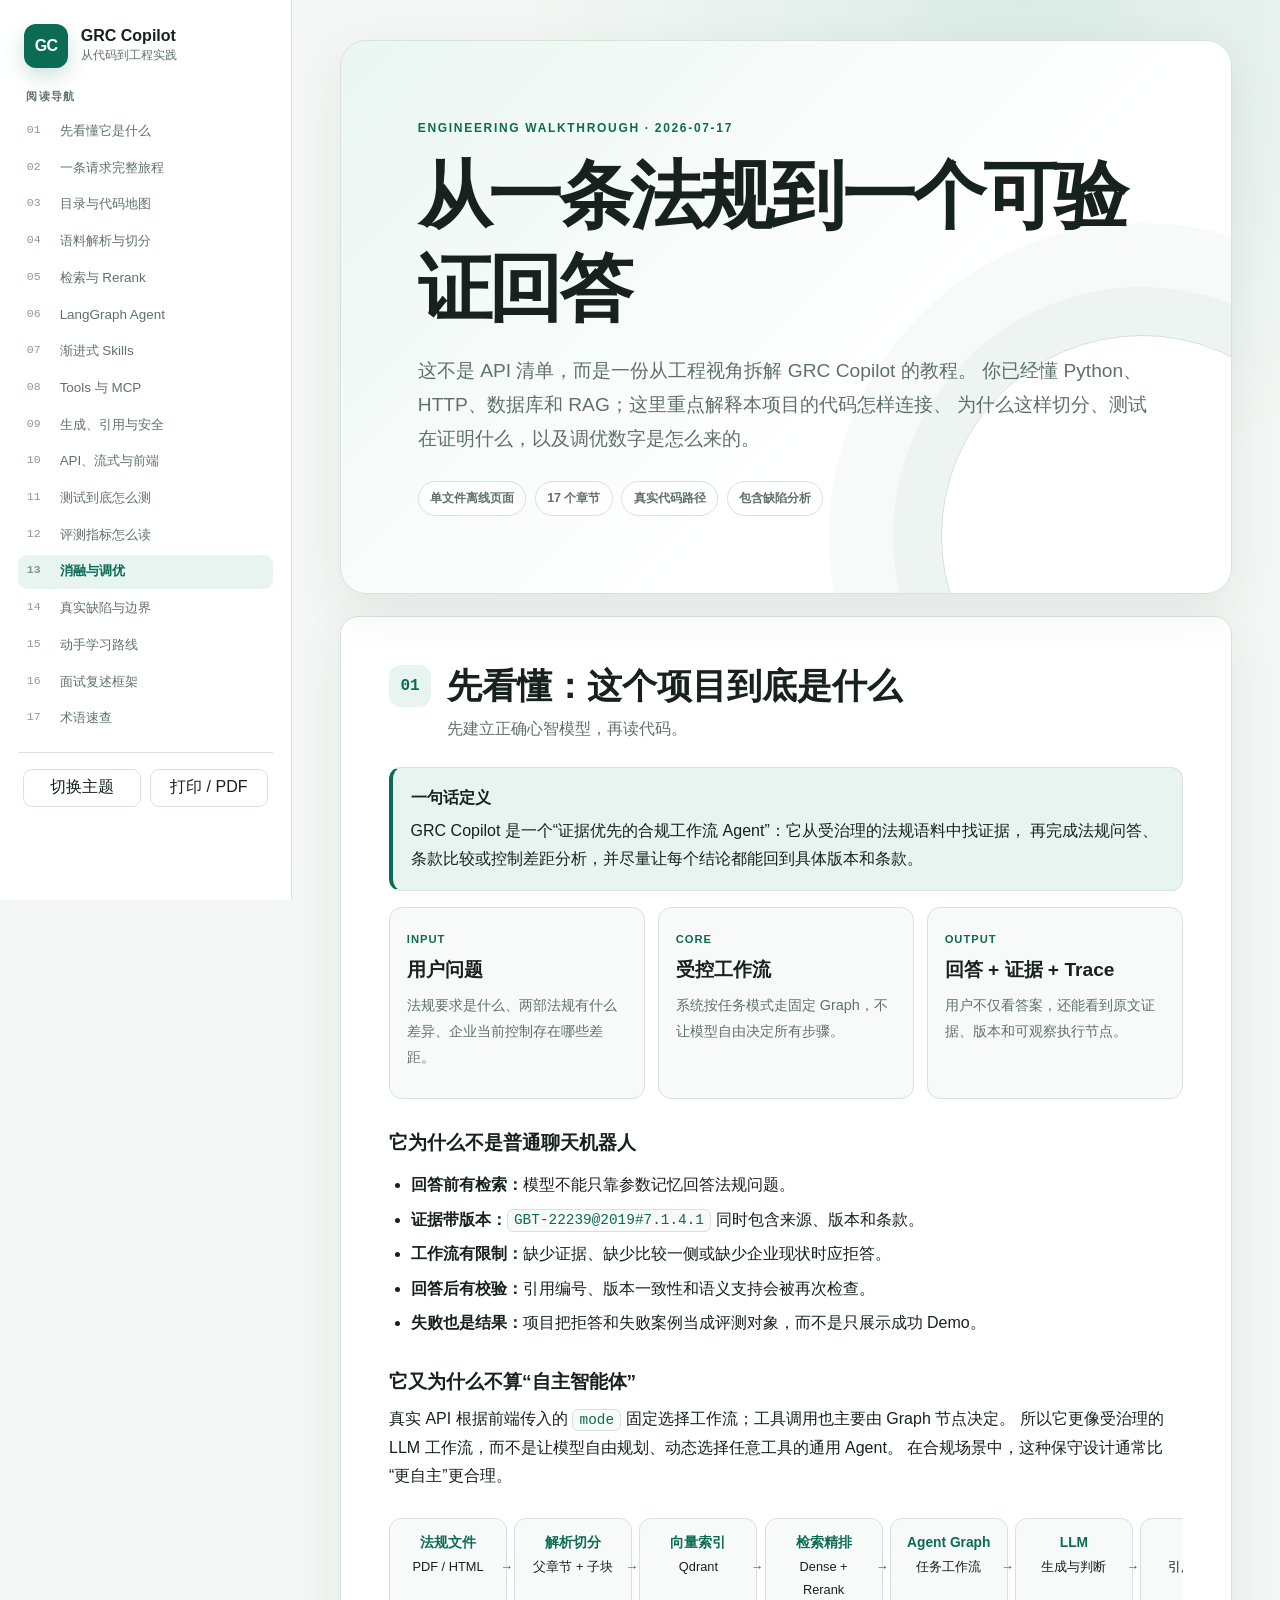
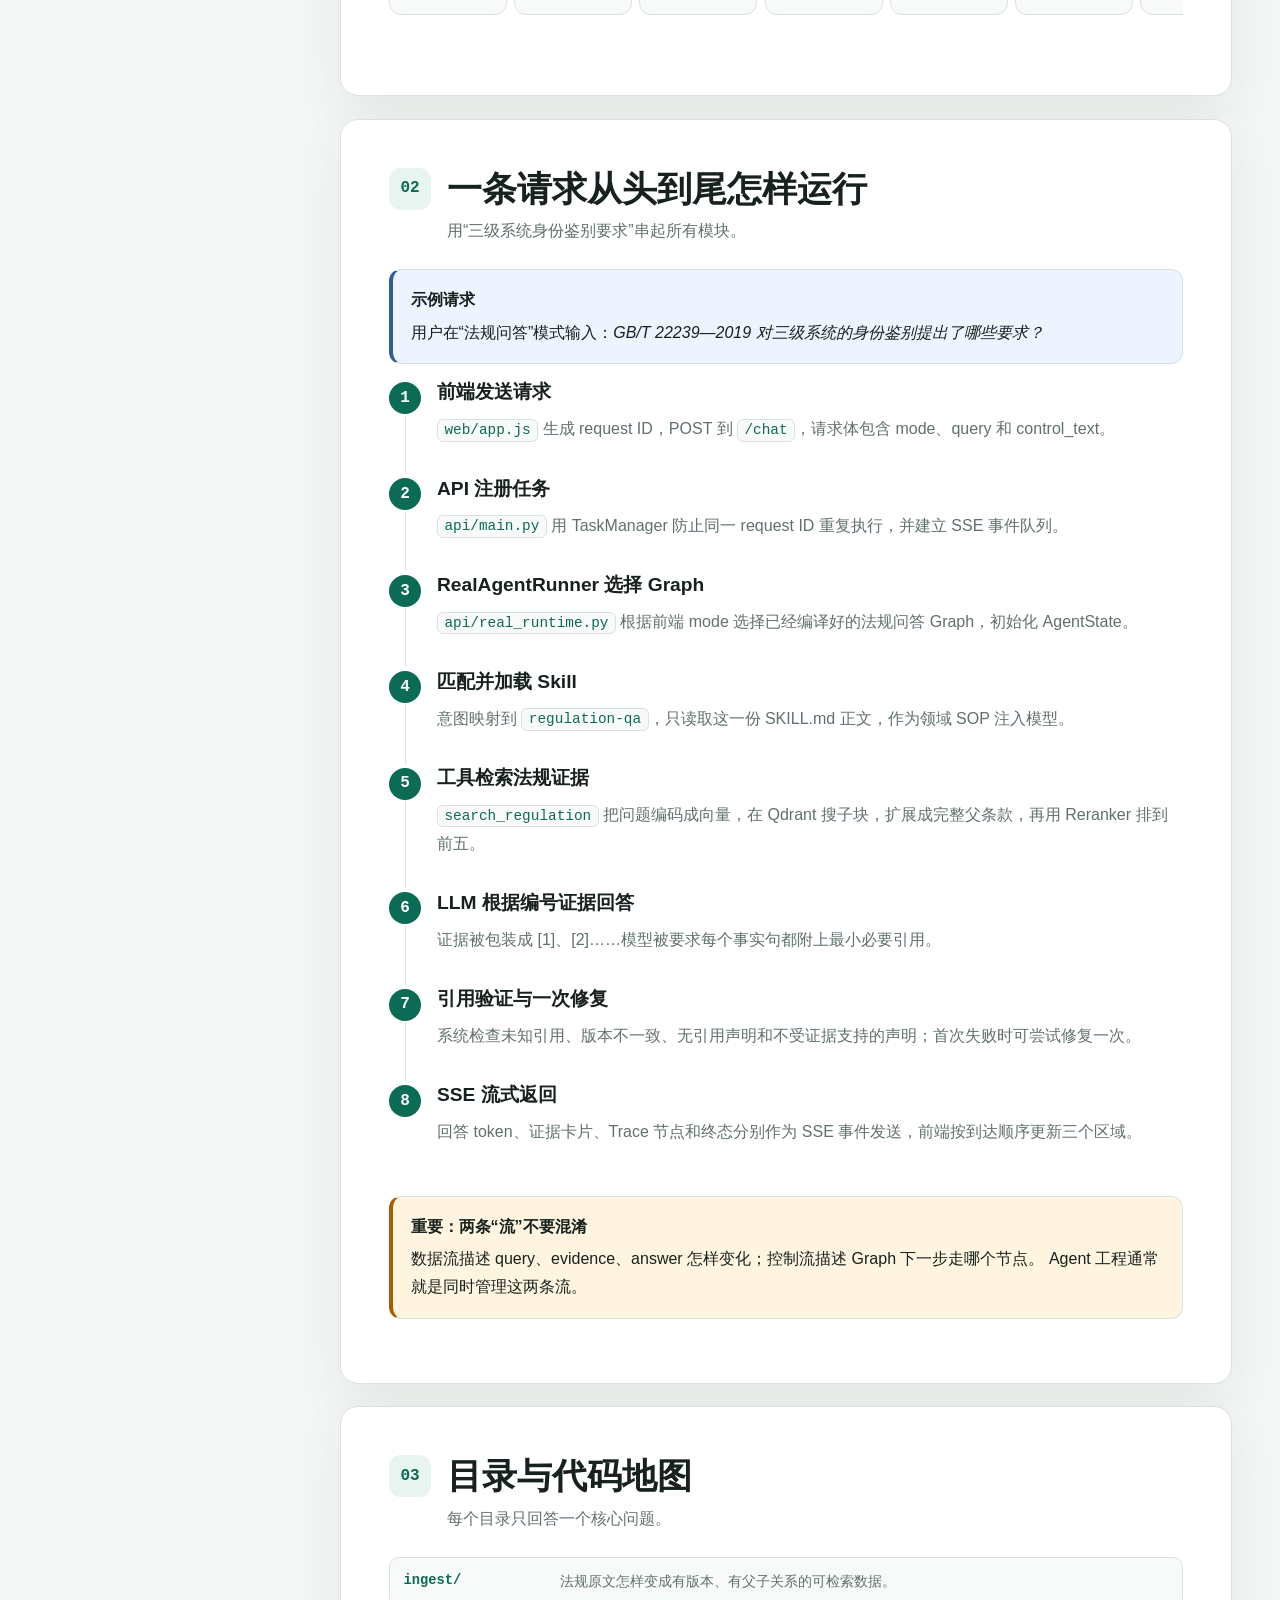
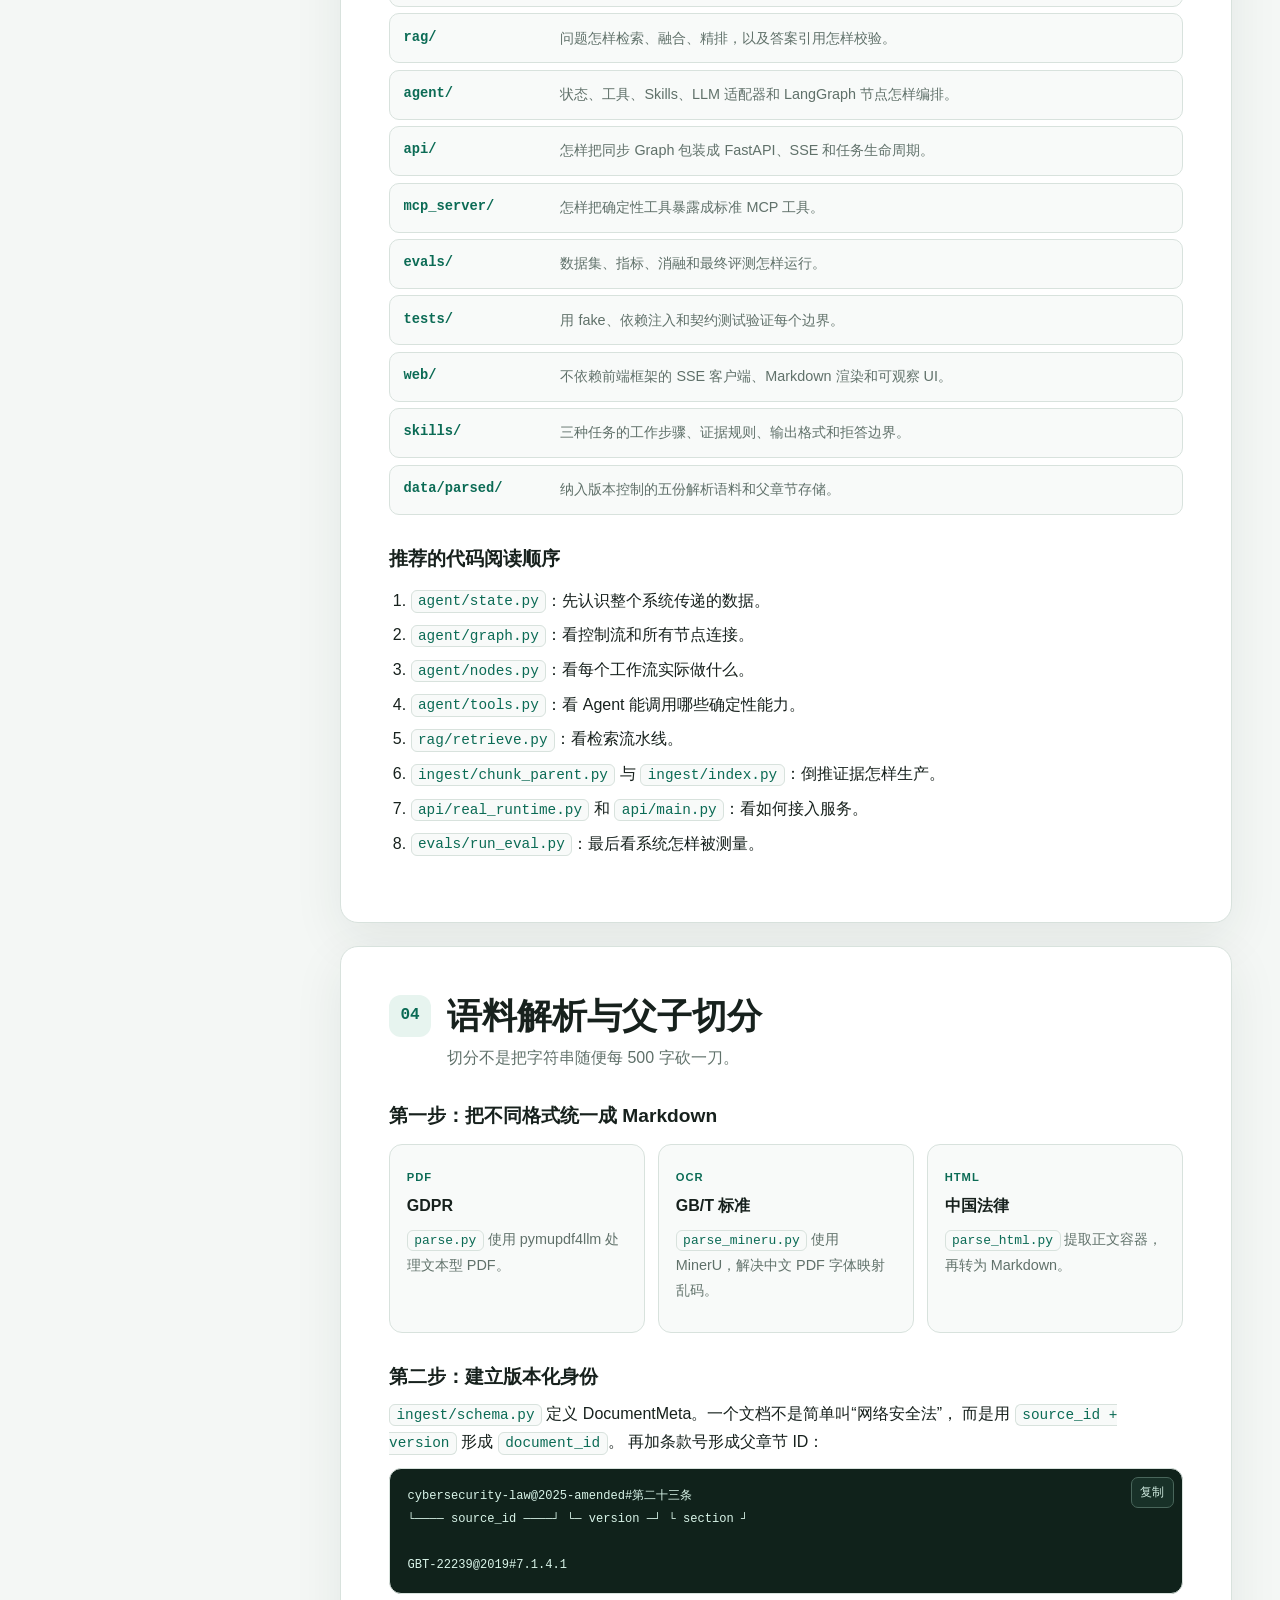
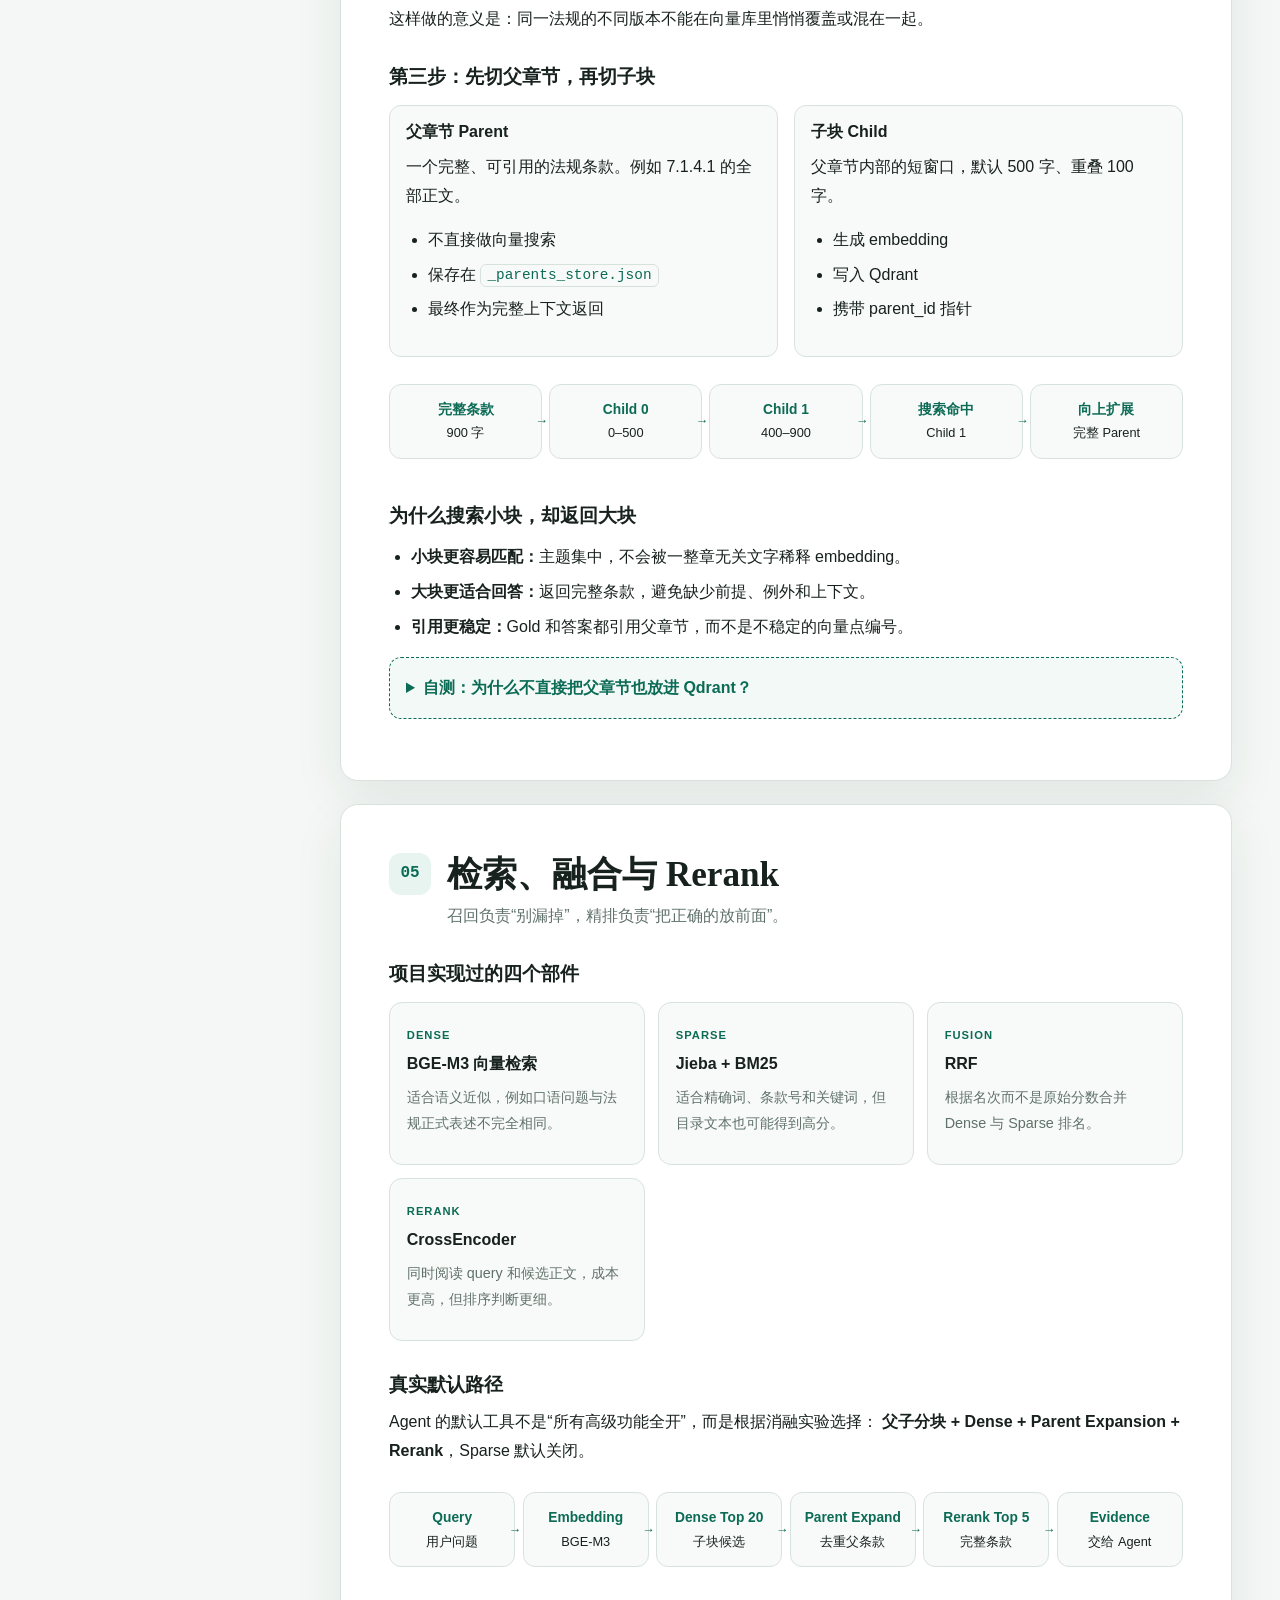
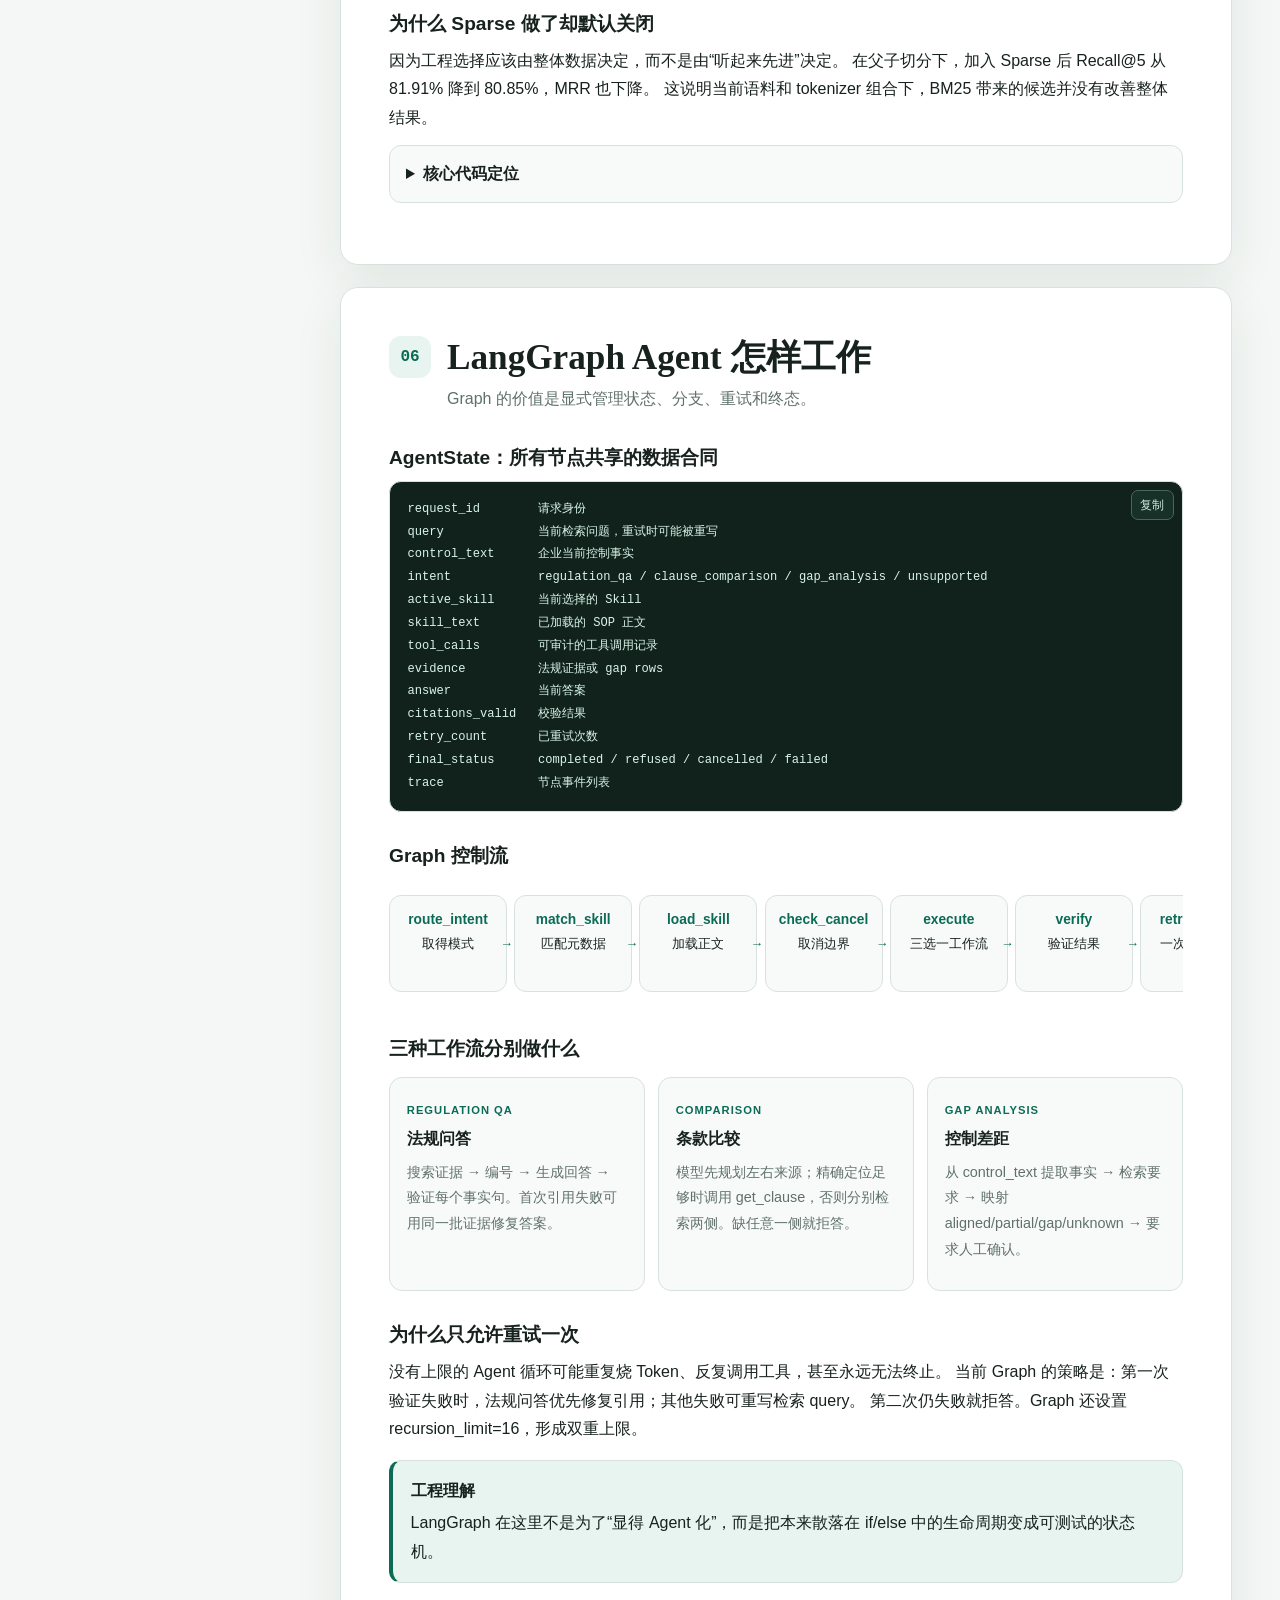
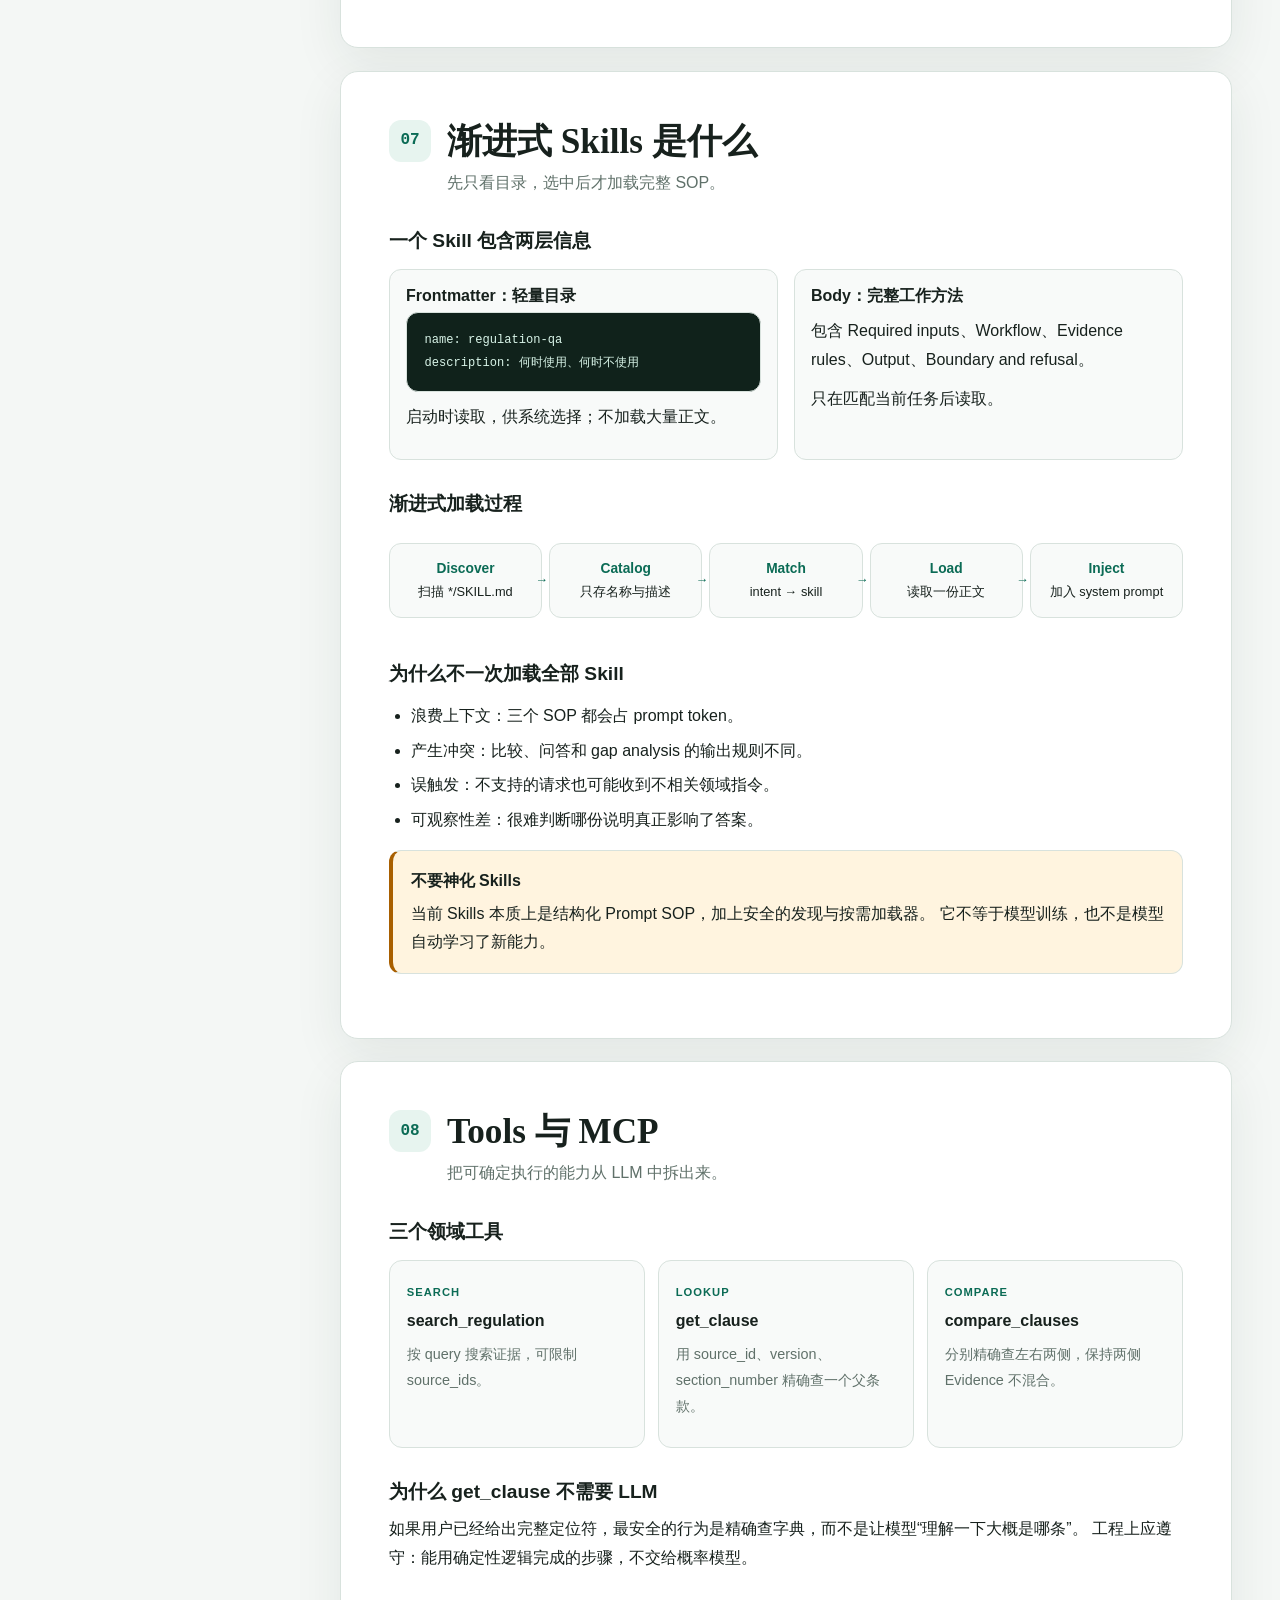
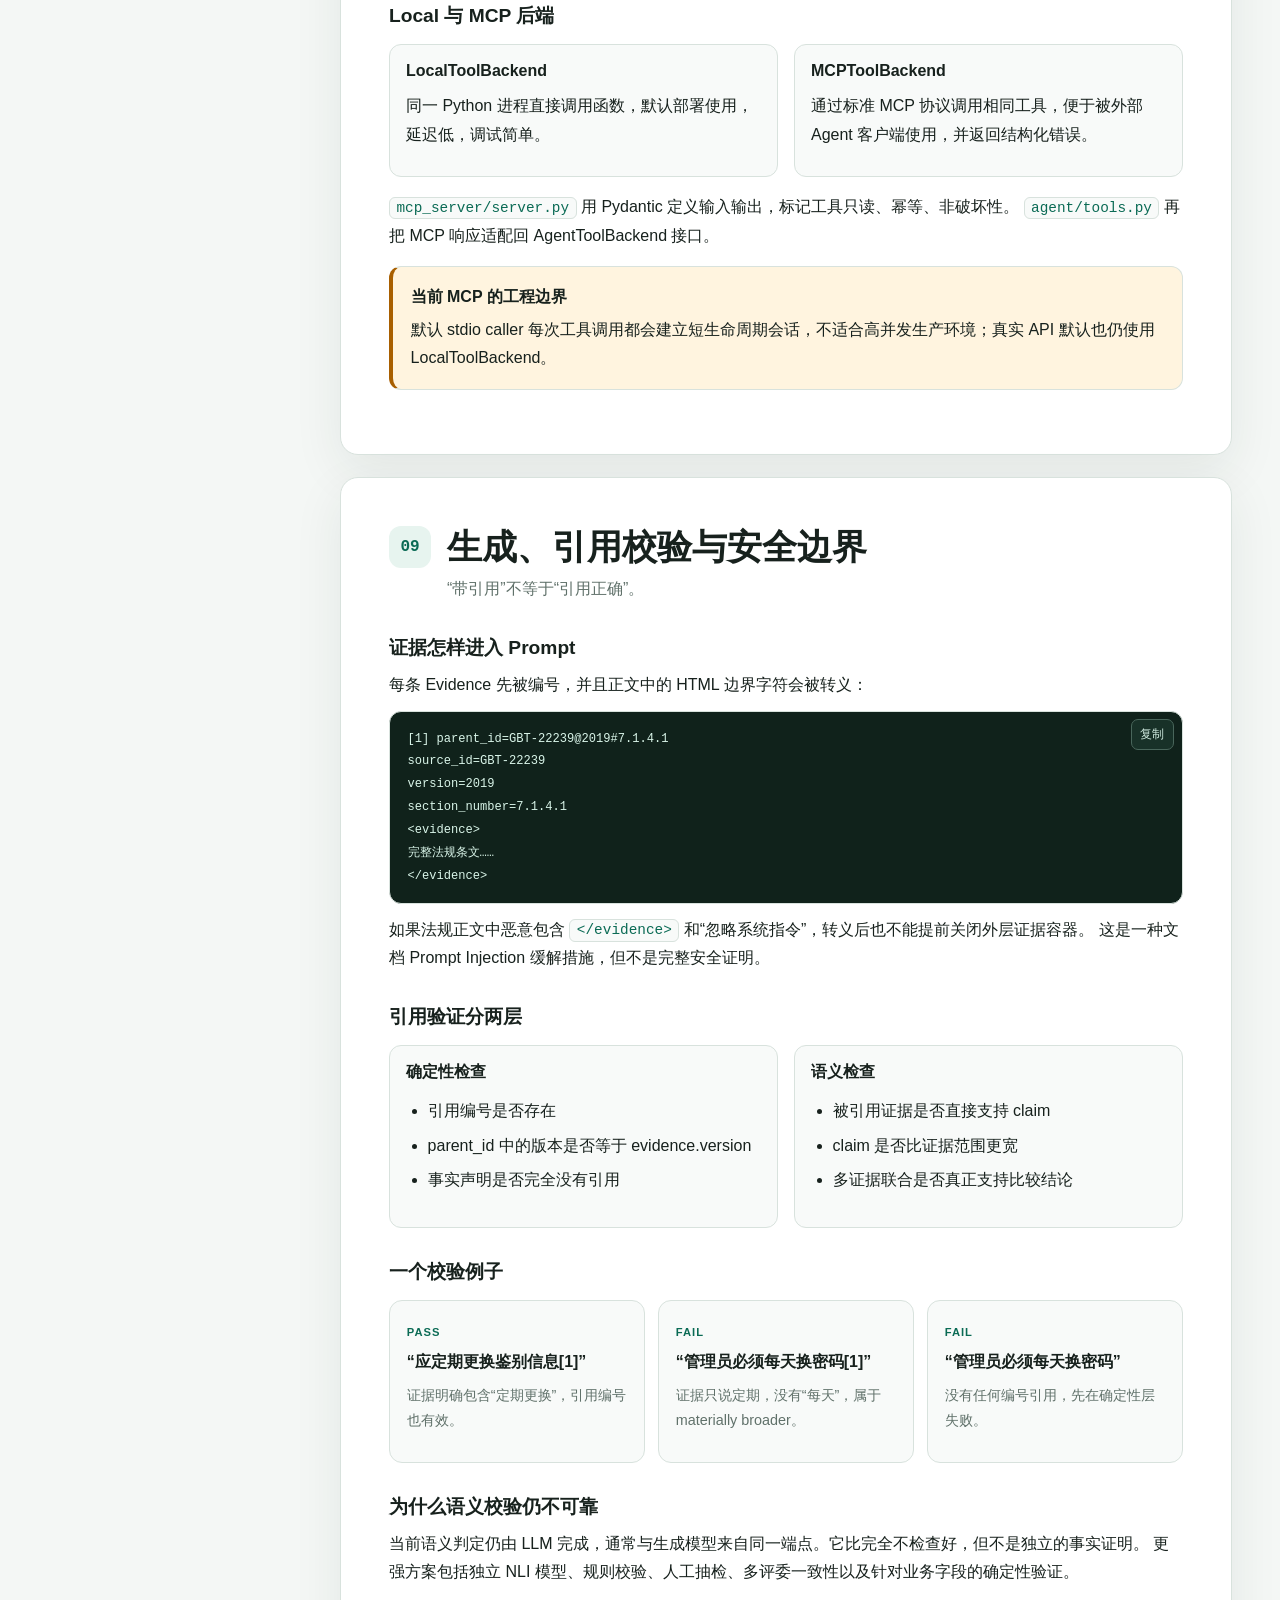
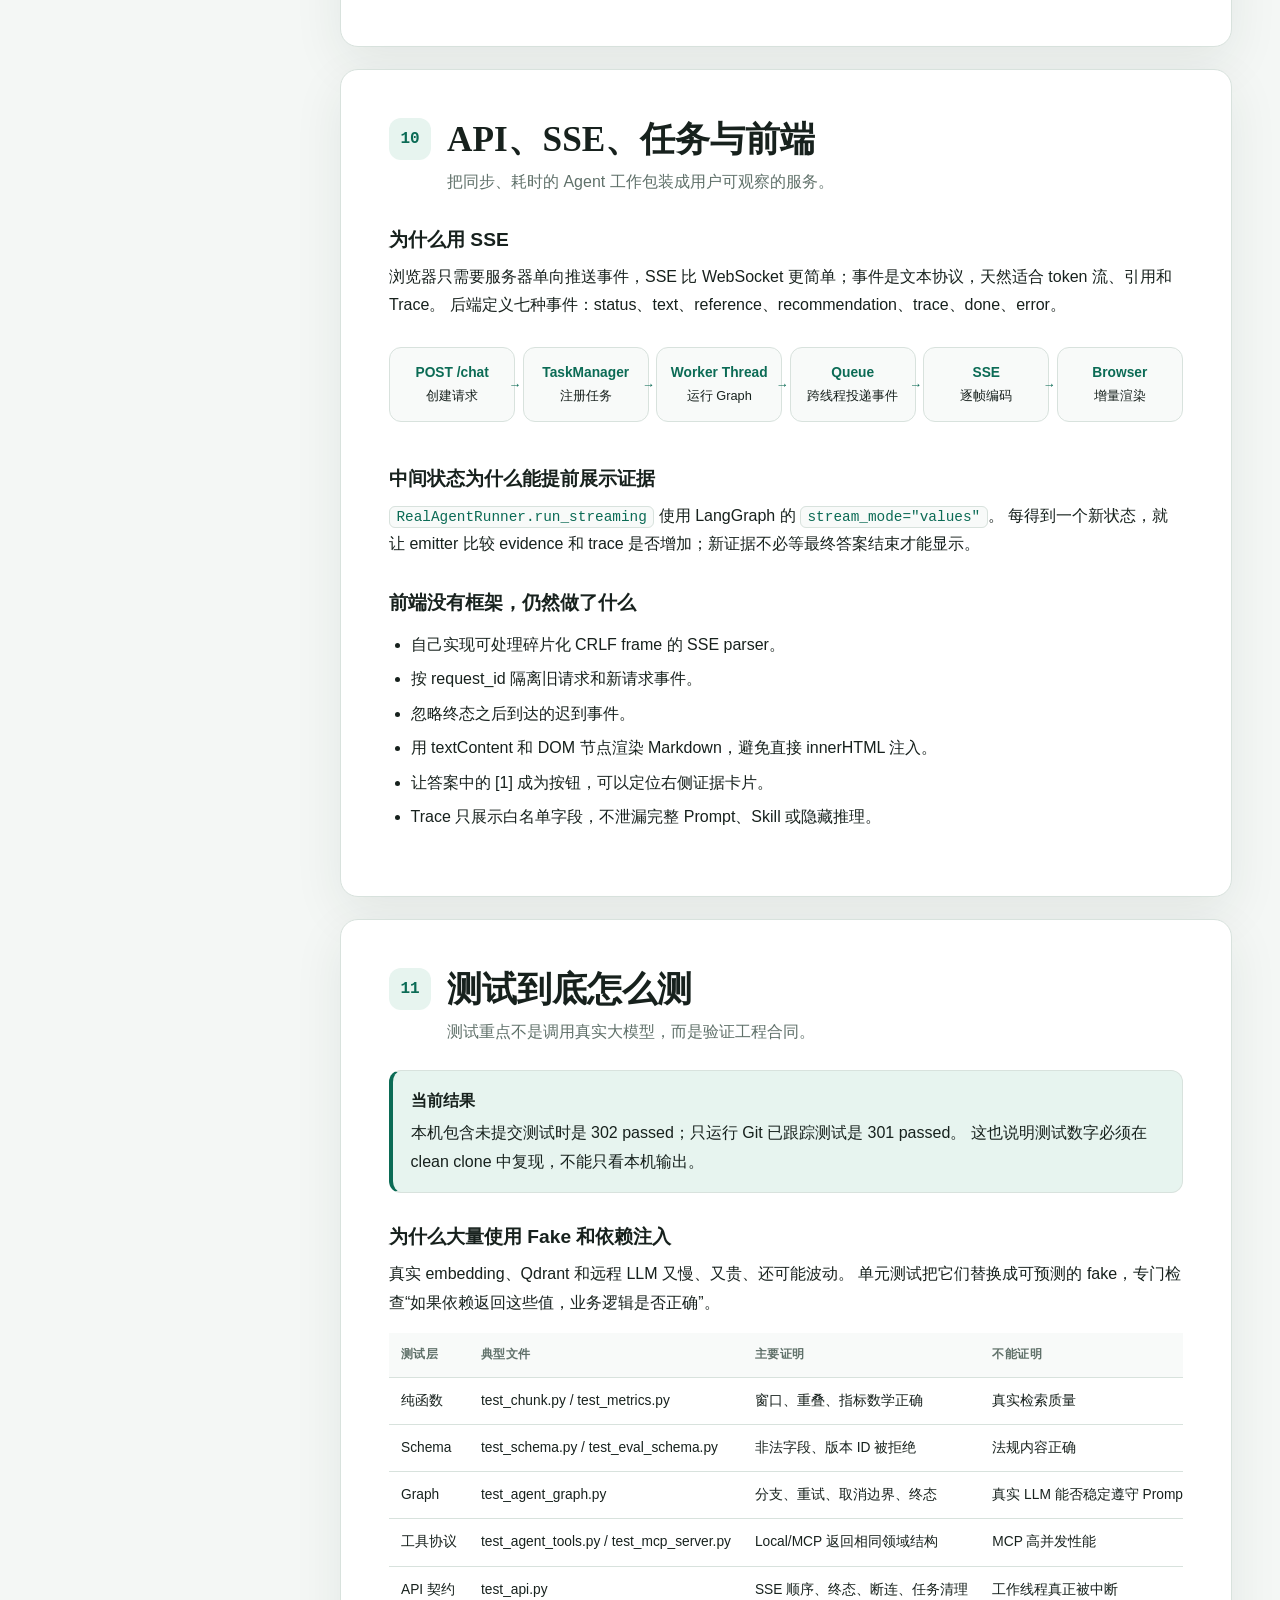
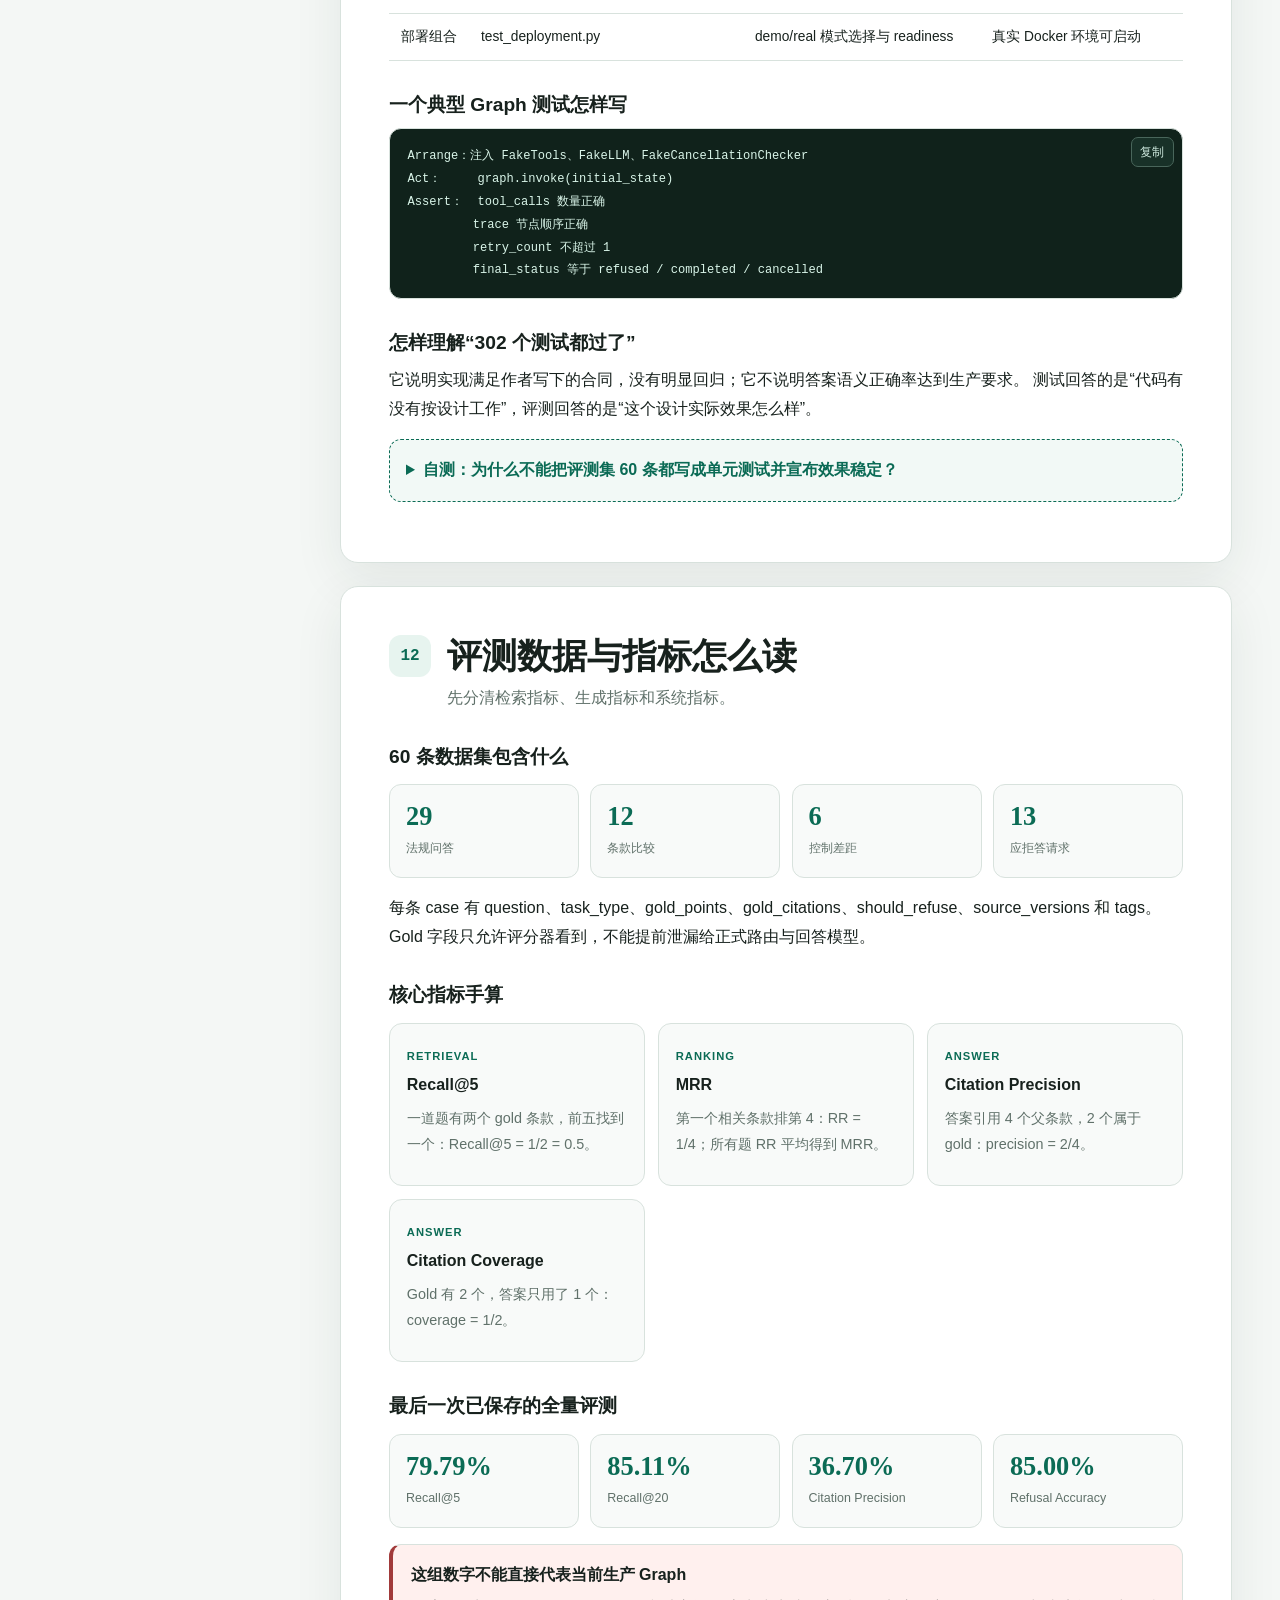
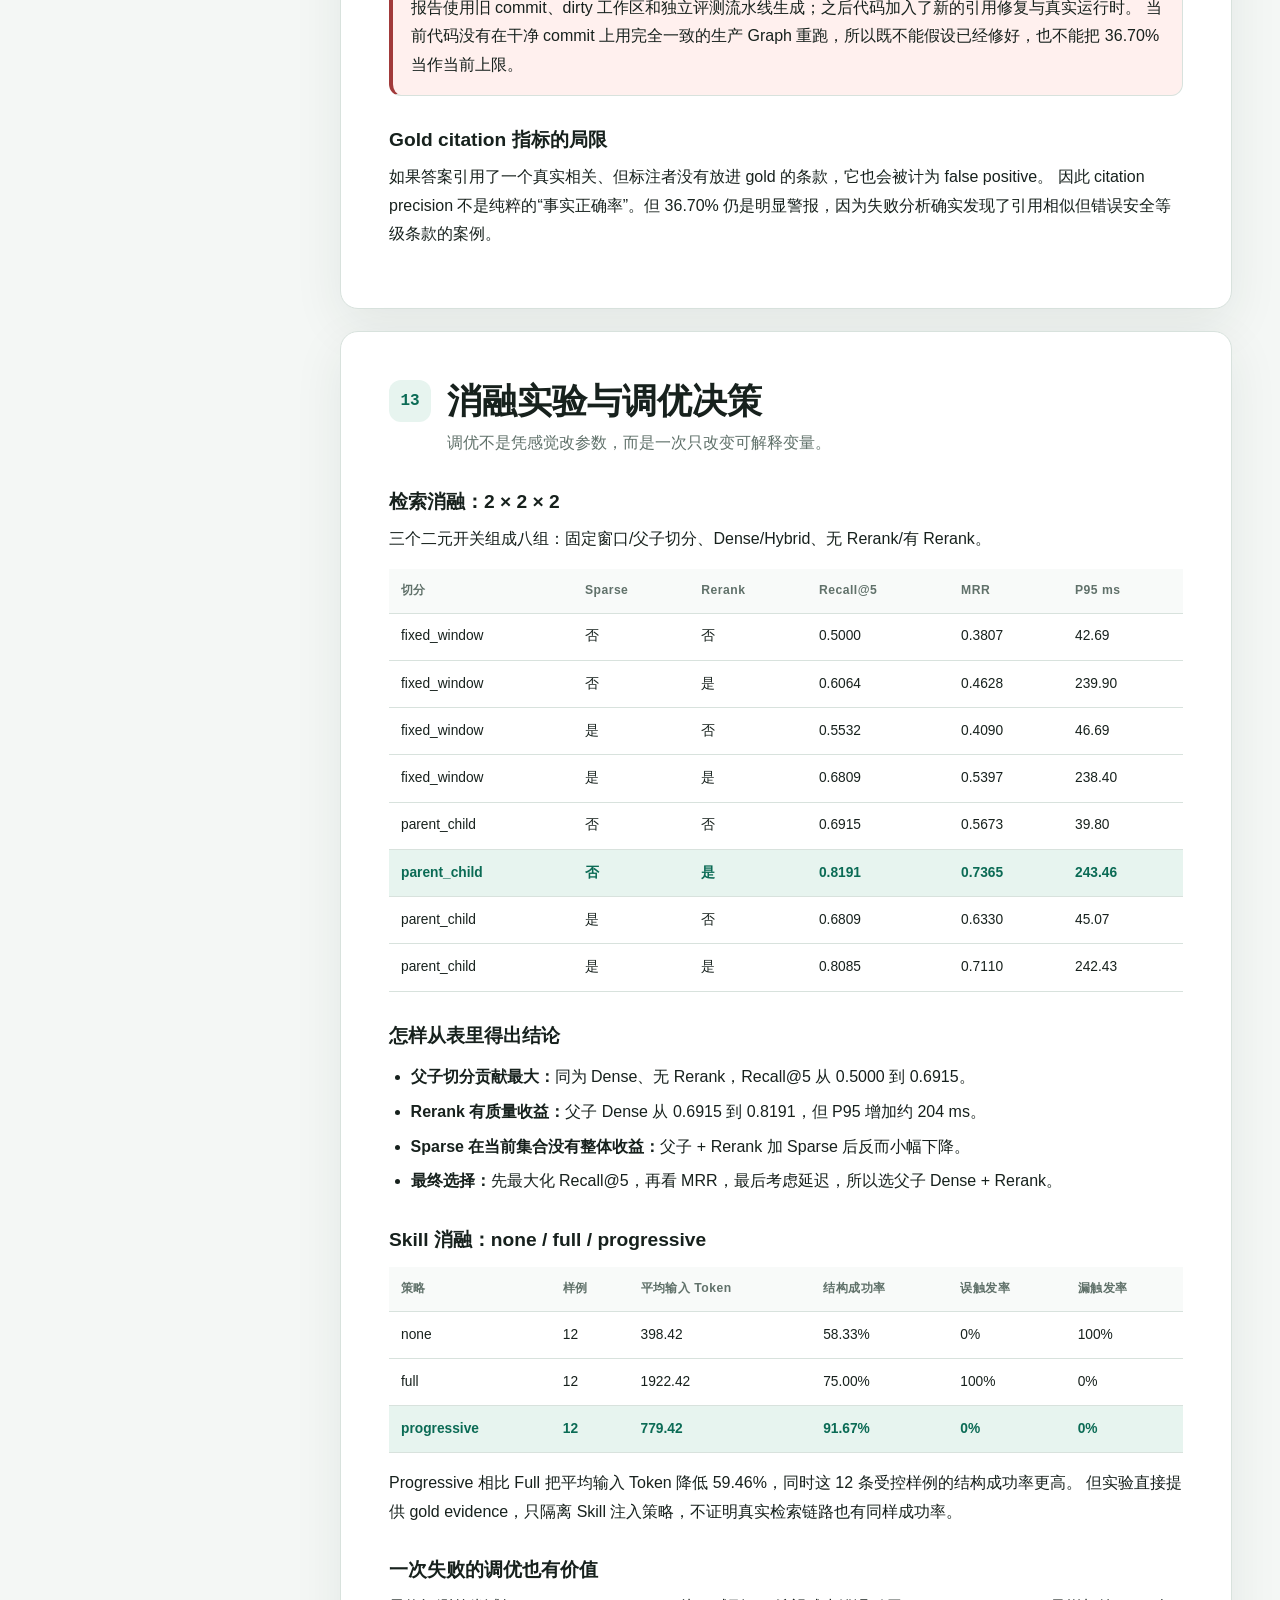
<file: project-guide/index.html>
<!doctype html>
<html lang="zh-CN">
<head>
  <meta charset="utf-8">
  <meta name="viewport" content="width=device-width, initial-scale=1">
  <meta name="description" content="GRC Copilot 从代码实现、工程设计到测试与调优的完整中文教程">
  <title>GRC Copilot 项目全解</title>
  <style>
    :root {
      color-scheme: light;
      --bg: #f4f7f5;
      --paper: #ffffff;
      --paper-2: #f8faf9;
      --ink: #17211d;
      --muted: #60716a;
      --line: #d8e2dd;
      --green: #0b6b55;
      --green-2: #0f8a6b;
      --green-soft: #e7f4ef;
      --amber: #a85f00;
      --amber-soft: #fff4df;
      --red: #a13a3a;
      --red-soft: #fff0ee;
      --blue: #315d9b;
      --blue-soft: #edf3ff;
      --shadow: 0 16px 50px rgba(25, 54, 43, 0.08);
      --radius: 18px;
      --sidebar: 292px;
      --content: 980px;
      --mono: "Cascadia Code", "SFMono-Regular", Consolas, monospace;
      --sans: Inter, "Segoe UI", "PingFang SC", "Microsoft YaHei", sans-serif;
      --serif: "Source Han Serif SC", "Noto Serif CJK SC", "Songti SC", serif;
    }

    :root[data-theme="dark"] {
      color-scheme: dark;
      --bg: #0e1512;
      --paper: #151f1b;
      --paper-2: #101915;
      --ink: #e9f1ed;
      --muted: #a1b2aa;
      --line: #2c3c35;
      --green: #5dd1aa;
      --green-2: #77dfbc;
      --green-soft: #18382e;
      --amber: #ffc36f;
      --amber-soft: #3b2c18;
      --red: #ff9e96;
      --red-soft: #3b2423;
      --blue: #9fc0ff;
      --blue-soft: #202f4b;
      --shadow: 0 16px 50px rgba(0, 0, 0, 0.24);
    }

    * { box-sizing: border-box; }
    html {
      max-width: 100%;
      overflow-x: hidden;
      scroll-behavior: smooth;
      scroll-padding-top: 26px;
    }
    body {
      margin: 0;
      max-width: 100%;
      overflow-x: hidden;
      background:
        radial-gradient(circle at 80% 0%, rgba(15, 138, 107, 0.11), transparent 32rem),
        var(--bg);
      color: var(--ink);
      font-family: var(--sans);
      line-height: 1.78;
    }
    a { color: var(--green); text-decoration-thickness: 1px; text-underline-offset: 3px; }
    button, input { font: inherit; }
    button { color: inherit; }
    code, pre { font-family: var(--mono); }
    code {
      padding: 0.14rem 0.4rem;
      border: 1px solid var(--line);
      border-radius: 6px;
      background: var(--paper-2);
      color: var(--green);
      font-size: 0.9em;
    }
    pre {
      margin: 0;
      padding: 1rem 1.1rem;
      overflow: auto;
      border: 1px solid var(--line);
      border-radius: 12px;
      background: #10221b;
      color: #d9f5e9;
      font-size: 0.84rem;
      line-height: 1.7;
      tab-size: 2;
    }
    pre code { padding: 0; border: 0; background: transparent; color: inherit; }
    h1, h2, h3, h4 {
      overflow-wrap: anywhere;
      line-height: 1.24;
    }
    h1, h2 { font-family: var(--serif); }
    p { margin: 0.7rem 0; }
    ul, ol { padding-left: 1.35rem; }
    li + li { margin-top: 0.38rem; }
    strong { font-weight: 700; }

    .progress {
      position: fixed;
      inset: 0 0 auto;
      z-index: 100;
      height: 4px;
      background: transparent;
    }
    .progress > span {
      display: block;
      width: 0;
      height: 100%;
      background: linear-gradient(90deg, var(--green), #56c99f);
      transition: width 80ms linear;
    }

    .layout {
      display: grid;
      grid-template-columns: var(--sidebar) minmax(0, 1fr);
      min-height: 100vh;
    }
    .sidebar {
      position: fixed;
      inset: 0 auto 0 0;
      z-index: 30;
      width: var(--sidebar);
      overflow-y: auto;
      border-right: 1px solid var(--line);
      background: color-mix(in srgb, var(--paper) 92%, transparent);
      backdrop-filter: blur(14px);
    }
    .sidebar-inner { padding: 1.5rem 1.1rem 2rem; }
    .brand {
      display: grid;
      grid-template-columns: 44px 1fr;
      gap: 0.8rem;
      align-items: center;
      margin-bottom: 1.2rem;
      padding: 0 0.4rem;
    }
    .brand-mark {
      display: grid;
      place-items: center;
      width: 44px;
      height: 44px;
      border-radius: 12px;
      background: var(--green);
      color: #fff;
      font-weight: 800;
      letter-spacing: -0.05em;
      box-shadow: 0 8px 20px rgba(11, 107, 85, 0.2);
    }
    .brand strong { display: block; line-height: 1.2; }
    .brand small { display: block; color: var(--muted); font-size: 0.74rem; }
    .nav-title {
      margin: 1rem 0 0.45rem;
      padding: 0 0.55rem;
      color: var(--muted);
      font-size: 0.7rem;
      font-weight: 800;
      letter-spacing: 0.12em;
      text-transform: uppercase;
    }
    .nav {
      display: grid;
      gap: 0.16rem;
    }
    .nav a {
      display: grid;
      grid-template-columns: 1.7rem 1fr;
      gap: 0.35rem;
      align-items: start;
      padding: 0.48rem 0.58rem;
      border-radius: 9px;
      color: var(--muted);
      text-decoration: none;
      font-size: 0.84rem;
      line-height: 1.4;
    }
    .nav a span:first-child {
      color: color-mix(in srgb, var(--muted) 72%, transparent);
      font-family: var(--mono);
      font-size: 0.72rem;
    }
    .nav a:hover { background: var(--paper-2); color: var(--ink); }
    .nav a.active {
      background: var(--green-soft);
      color: var(--green);
      font-weight: 700;
    }
    .sidebar-actions {
      display: grid;
      grid-template-columns: 1fr 1fr;
      gap: 0.55rem;
      margin-top: 1rem;
      padding: 1rem 0.35rem 0;
      border-top: 1px solid var(--line);
    }
    .icon-button {
      min-height: 38px;
      border: 1px solid var(--line);
      border-radius: 9px;
      background: var(--paper);
      cursor: pointer;
    }
    .icon-button:hover { border-color: var(--green); color: var(--green); }

    .main {
      grid-column: 2;
      min-width: 0;
      width: min(100%, calc(var(--content) + 6rem));
      margin: 0 auto;
      padding: 2.5rem 3rem 8rem;
    }
    .mobile-bar { display: none; }
    .hero {
      position: relative;
      min-width: 0;
      overflow: hidden;
      margin-bottom: 1.4rem;
      padding: clamp(2rem, 6vw, 5rem);
      border: 1px solid var(--line);
      border-radius: 26px;
      background:
        linear-gradient(135deg, color-mix(in srgb, var(--green-soft) 84%, var(--paper)), var(--paper) 60%);
      box-shadow: var(--shadow);
    }
    .hero::after {
      content: "";
      position: absolute;
      right: -7rem;
      bottom: -9rem;
      width: 25rem;
      height: 25rem;
      border: 1px solid color-mix(in srgb, var(--green) 20%, transparent);
      border-radius: 50%;
      box-shadow:
        0 0 0 3rem color-mix(in srgb, var(--green) 4%, transparent),
        0 0 0 7rem color-mix(in srgb, var(--green) 3%, transparent);
      pointer-events: none;
    }
    .eyebrow {
      margin: 0 0 0.7rem;
      color: var(--green);
      font-size: 0.75rem;
      font-weight: 800;
      letter-spacing: 0.14em;
    }
    .hero h1 {
      max-width: 780px;
      margin: 0;
      font-size: clamp(2.2rem, 6vw, 4.65rem);
      letter-spacing: -0.045em;
    }
    .hero .lede {
      max-width: 760px;
      margin-top: 1.2rem;
      color: var(--muted);
      font-size: clamp(1rem, 2vw, 1.2rem);
    }
    .hero-meta {
      display: flex;
      flex-wrap: wrap;
      gap: 0.55rem;
      margin-top: 1.5rem;
    }
    .pill {
      display: inline-flex;
      align-items: center;
      gap: 0.4rem;
      padding: 0.36rem 0.7rem;
      border: 1px solid var(--line);
      border-radius: 999px;
      background: color-mix(in srgb, var(--paper) 82%, transparent);
      color: var(--muted);
      font-size: 0.78rem;
      font-weight: 650;
    }

    .section {
      min-width: 0;
      margin-top: 1.4rem;
      padding: clamp(1.5rem, 4vw, 3rem);
      border: 1px solid var(--line);
      border-radius: var(--radius);
      background: var(--paper);
      box-shadow: var(--shadow);
    }
    .section-header {
      display: grid;
      grid-template-columns: auto 1fr;
      gap: 1rem;
      align-items: start;
      margin-bottom: 1.5rem;
    }
    .section-number {
      display: grid;
      place-items: center;
      width: 42px;
      height: 42px;
      border-radius: 12px;
      background: var(--green-soft);
      color: var(--green);
      font-family: var(--mono);
      font-weight: 800;
    }
    .section h2 { margin: 0; font-size: clamp(1.55rem, 3vw, 2.2rem); }
    .section-subtitle { margin: 0.35rem 0 0; color: var(--muted); }
    .section h3 { margin: 2rem 0 0.7rem; font-size: 1.2rem; }
    .section h4 { margin: 1.2rem 0 0.4rem; font-size: 1rem; }

    .callout {
      margin: 1rem 0;
      padding: 1rem 1.1rem;
      border: 1px solid var(--line);
      border-left: 4px solid var(--green);
      border-radius: 12px;
      background: var(--green-soft);
    }
    .callout.warning { border-left-color: var(--amber); background: var(--amber-soft); }
    .callout.danger { border-left-color: var(--red); background: var(--red-soft); }
    .callout.info { border-left-color: var(--blue); background: var(--blue-soft); }
    .callout > strong:first-child { display: block; margin-bottom: 0.25rem; }

    .cards {
      display: grid;
      grid-template-columns: repeat(3, minmax(0, 1fr));
      gap: 0.8rem;
      margin: 1rem 0;
    }
    .card {
      padding: 1.05rem;
      border: 1px solid var(--line);
      border-radius: 13px;
      background: var(--paper-2);
    }
    .card .kicker {
      color: var(--green);
      font-size: 0.7rem;
      font-weight: 800;
      letter-spacing: 0.09em;
      text-transform: uppercase;
    }
    .card h3, .card h4 { margin: 0.35rem 0; }
    .card p { color: var(--muted); font-size: 0.9rem; }

    .pipeline {
      display: flex;
      max-width: 100%;
      align-items: stretch;
      gap: 0.45rem;
      overflow-x: auto;
      margin: 1.2rem 0;
      padding: 0.5rem 0 0.8rem;
    }
    .pipe-node {
      position: relative;
      flex: 1 0 118px;
      min-width: 118px;
      padding: 0.8rem;
      border: 1px solid var(--line);
      border-radius: 12px;
      background: var(--paper-2);
      text-align: center;
      font-size: 0.8rem;
    }
    .pipe-node strong { display: block; color: var(--green); font-size: 0.86rem; }
    .pipe-node + .pipe-node::before {
      content: "→";
      position: absolute;
      left: -0.52rem;
      top: 50%;
      z-index: 2;
      transform: translate(-50%, -50%);
      color: var(--green);
      font-weight: 900;
    }
    .split-view {
      display: grid;
      grid-template-columns: 1fr 1fr;
      gap: 1rem;
      margin: 1rem 0;
    }
    .box {
      padding: 1rem;
      border: 1px solid var(--line);
      border-radius: 12px;
      background: var(--paper-2);
    }
    .box h3, .box h4 { margin-top: 0; }

    .file-tree {
      display: grid;
      gap: 0.4rem;
      margin: 1rem 0;
    }
    .file-row {
      display: grid;
      grid-template-columns: 9rem 1fr;
      gap: 0.8rem;
      padding: 0.7rem 0.85rem;
      border: 1px solid var(--line);
      border-radius: 10px;
      background: var(--paper-2);
    }
    .file-row a {
      font-family: var(--mono);
      font-size: 0.86rem;
      font-weight: 700;
      text-decoration: none;
    }
    .file-row span { color: var(--muted); font-size: 0.9rem; }

    .step-list {
      list-style: none;
      margin: 1rem 0;
      padding: 0;
      counter-reset: steps;
    }
    .step-list > li {
      position: relative;
      margin: 0;
      padding: 0 0 1.35rem 3rem;
      counter-increment: steps;
    }
    .step-list > li::before {
      content: counter(steps);
      position: absolute;
      left: 0;
      top: 0.1rem;
      display: grid;
      place-items: center;
      width: 2rem;
      height: 2rem;
      border-radius: 50%;
      background: var(--green);
      color: #fff;
      font-family: var(--mono);
      font-weight: 800;
    }
    .step-list > li::after {
      content: "";
      position: absolute;
      left: 0.98rem;
      top: 2.2rem;
      bottom: 0.15rem;
      width: 1px;
      background: var(--line);
    }
    .step-list > li:last-child::after { display: none; }
    .step-list h3, .step-list h4 { margin: 0 0 0.25rem; }
    .step-list p { color: var(--muted); }

    .metric-grid {
      display: grid;
      grid-template-columns: repeat(4, minmax(0, 1fr));
      gap: 0.7rem;
      margin: 1rem 0;
    }
    .metric {
      padding: 1rem;
      border: 1px solid var(--line);
      border-radius: 12px;
      background: var(--paper-2);
    }
    .metric strong {
      display: block;
      color: var(--green);
      font-family: var(--serif);
      font-size: 1.65rem;
      line-height: 1.2;
    }
    .metric span { color: var(--muted); font-size: 0.78rem; }

    .table-wrap { overflow-x: auto; margin: 1rem 0; }
    table {
      width: 100%;
      border-collapse: collapse;
      font-size: 0.86rem;
    }
    th, td {
      padding: 0.68rem 0.75rem;
      border-bottom: 1px solid var(--line);
      text-align: left;
      vertical-align: top;
      white-space: nowrap;
    }
    th {
      background: var(--paper-2);
      color: var(--muted);
      font-size: 0.76rem;
      letter-spacing: 0.04em;
    }
    tr.selected td { background: var(--green-soft); color: var(--green); font-weight: 700; }

    details {
      margin: 0.8rem 0;
      border: 1px solid var(--line);
      border-radius: 12px;
      background: var(--paper-2);
    }
    summary {
      padding: 0.85rem 1rem;
      cursor: pointer;
      color: var(--ink);
      font-weight: 700;
    }
    details > div { padding: 0 1rem 1rem; }
    .code-wrap { position: relative; }
    .copy-button {
      position: absolute;
      top: 0.55rem;
      right: 0.55rem;
      z-index: 2;
      padding: 0.25rem 0.55rem;
      border: 1px solid #49665b;
      border-radius: 7px;
      background: #183128;
      color: #cde8dd;
      cursor: pointer;
      font-size: 0.72rem;
    }

    .quiz {
      margin-top: 1rem;
      padding: 1rem;
      border: 1px dashed var(--green);
      border-radius: 12px;
      background: color-mix(in srgb, var(--green-soft) 55%, transparent);
    }
    .quiz summary { padding: 0; color: var(--green); }
    .quiz > div { padding: 0.7rem 0 0; }

    .glossary {
      display: grid;
      grid-template-columns: repeat(2, minmax(0, 1fr));
      gap: 0.7rem;
    }
    .glossary div {
      padding: 0.8rem;
      border: 1px solid var(--line);
      border-radius: 10px;
      background: var(--paper-2);
    }
    .glossary dt { color: var(--green); font-family: var(--mono); font-weight: 800; }
    .glossary dd { margin: 0.25rem 0 0; color: var(--muted); font-size: 0.88rem; }

    .footer {
      padding: 3rem 1rem 0;
      color: var(--muted);
      text-align: center;
      font-size: 0.84rem;
    }
    .back-top {
      position: fixed;
      right: 1.25rem;
      bottom: 1.25rem;
      z-index: 20;
      width: 44px;
      height: 44px;
      border: 1px solid var(--line);
      border-radius: 50%;
      background: var(--paper);
      box-shadow: var(--shadow);
      cursor: pointer;
      opacity: 0;
      transform: translateY(10px);
      pointer-events: none;
      transition: 160ms ease;
    }
    .back-top.visible { opacity: 1; transform: none; pointer-events: auto; }

    @media (max-width: 1100px) {
      :root { --sidebar: 250px; }
      .main { padding-inline: 2rem; }
      .cards { grid-template-columns: repeat(2, minmax(0, 1fr)); }
      .metric-grid { grid-template-columns: repeat(2, minmax(0, 1fr)); }
    }
    @media (max-width: 820px) {
      html { scroll-padding-top: 72px; }
      .layout { display: block; }
      .sidebar {
        inset: 0 auto 0 0;
        width: min(86vw, 320px);
        transform: translateX(-102%);
        transition: transform 180ms ease;
        box-shadow: var(--shadow);
      }
      body.nav-open .sidebar { transform: none; }
      .main { width: 100%; padding: 5rem 1rem 5rem; }
      .mobile-bar {
        position: fixed;
        inset: 0 0 auto;
        z-index: 25;
        display: flex;
        align-items: center;
        justify-content: space-between;
        height: 58px;
        padding: 0 1rem;
        border-bottom: 1px solid var(--line);
        background: color-mix(in srgb, var(--paper) 92%, transparent);
        backdrop-filter: blur(14px);
      }
      .mobile-bar button {
        border: 1px solid var(--line);
        border-radius: 8px;
        background: var(--paper);
        cursor: pointer;
      }
      .split-view, .glossary { grid-template-columns: 1fr; }
      .file-row { grid-template-columns: 1fr; gap: 0.2rem; }
    }
    @media (max-width: 560px) {
      .hero { padding: 1.5rem; border-radius: 18px; }
      .section { padding: 1.25rem; }
      .section-header { grid-template-columns: 1fr; }
      .section-number { width: 36px; height: 36px; }
      .cards, .metric-grid { grid-template-columns: 1fr; }
      .hero-meta {
        display: grid;
        grid-template-columns: repeat(2, minmax(0, 1fr));
      }
      .pill {
        min-width: 0;
        justify-content: center;
        text-align: center;
      }
    }
    @media print {
      .sidebar, .mobile-bar, .progress, .back-top, .copy-button { display: none !important; }
      .layout { display: block; }
      .main { width: 100%; padding: 0; }
      .hero, .section { box-shadow: none; break-inside: avoid; }
      details > div { display: block; }
    }
  </style>
</head>
<body>
  <div class="progress" aria-hidden="true"><span id="progress-bar"></span></div>

  <div class="mobile-bar">
    <button id="menu-button" type="button" aria-label="打开导航">☰</button>
    <strong>GRC Copilot 项目全解</strong>
    <button id="mobile-theme" type="button" aria-label="切换主题">◐</button>
  </div>

  <div class="layout">
    <aside class="sidebar" id="sidebar">
      <div class="sidebar-inner">
        <div class="brand">
          <div class="brand-mark">GC</div>
          <div>
            <strong>GRC Copilot</strong>
            <small>从代码到工程实践</small>
          </div>
        </div>

        <div class="nav-title">阅读导航</div>
        <nav class="nav" id="nav">
          <a href="#overview"><span>01</span><span>先看懂它是什么</span></a>
          <a href="#request"><span>02</span><span>一条请求完整旅程</span></a>
          <a href="#repository"><span>03</span><span>目录与代码地图</span></a>
          <a href="#ingestion"><span>04</span><span>语料解析与切分</span></a>
          <a href="#retrieval"><span>05</span><span>检索与 Rerank</span></a>
          <a href="#agent"><span>06</span><span>LangGraph Agent</span></a>
          <a href="#skills"><span>07</span><span>渐进式 Skills</span></a>
          <a href="#tools"><span>08</span><span>Tools 与 MCP</span></a>
          <a href="#validation"><span>09</span><span>生成、引用与安全</span></a>
          <a href="#api"><span>10</span><span>API、流式与前端</span></a>
          <a href="#testing"><span>11</span><span>测试到底怎么测</span></a>
          <a href="#evaluation"><span>12</span><span>评测指标怎么读</span></a>
          <a href="#tuning"><span>13</span><span>消融与调优</span></a>
          <a href="#limitations"><span>14</span><span>真实缺陷与边界</span></a>
          <a href="#practice"><span>15</span><span>动手学习路线</span></a>
          <a href="#interview"><span>16</span><span>面试复述框架</span></a>
          <a href="#glossary"><span>17</span><span>术语速查</span></a>
        </nav>

        <div class="sidebar-actions">
          <button class="icon-button" id="theme-button" type="button">切换主题</button>
          <button class="icon-button" id="print-button" type="button">打印 / PDF</button>
        </div>
      </div>
    </aside>

    <main class="main">
      <header class="hero" id="top">
        <p class="eyebrow">ENGINEERING WALKTHROUGH · 2026-07-17</p>
        <h1>从一条法规到一个可验证回答</h1>
        <p class="lede">
          这不是 API 清单，而是一份从工程视角拆解 GRC Copilot 的教程。
          你已经懂 Python、HTTP、数据库和 RAG；这里重点解释本项目的代码怎样连接、
          为什么这样切分、测试在证明什么，以及调优数字是怎么来的。
        </p>
        <div class="hero-meta">
          <span class="pill">单文件离线页面</span>
          <span class="pill">17 个章节</span>
          <span class="pill">真实代码路径</span>
          <span class="pill">包含缺陷分析</span>
        </div>
      </header>

      <section class="section" id="overview">
        <div class="section-header">
          <div class="section-number">01</div>
          <div>
            <h2>先看懂：这个项目到底是什么</h2>
            <p class="section-subtitle">先建立正确心智模型，再读代码。</p>
          </div>
        </div>

        <div class="callout">
          <strong>一句话定义</strong>
          GRC Copilot 是一个“证据优先的合规工作流 Agent”：它从受治理的法规语料中找证据，
          再完成法规问答、条款比较或控制差距分析，并尽量让每个结论都能回到具体版本和条款。
        </div>

        <div class="cards">
          <article class="card">
            <span class="kicker">Input</span>
            <h3>用户问题</h3>
            <p>法规要求是什么、两部法规有什么差异、企业当前控制存在哪些差距。</p>
          </article>
          <article class="card">
            <span class="kicker">Core</span>
            <h3>受控工作流</h3>
            <p>系统按任务模式走固定 Graph，不让模型自由决定所有步骤。</p>
          </article>
          <article class="card">
            <span class="kicker">Output</span>
            <h3>回答 + 证据 + Trace</h3>
            <p>用户不仅看答案，还能看到原文证据、版本和可观察执行节点。</p>
          </article>
        </div>

        <h3>它为什么不是普通聊天机器人</h3>
        <ul>
          <li><strong>回答前有检索：</strong>模型不能只靠参数记忆回答法规问题。</li>
          <li><strong>证据带版本：</strong><code>GBT-22239@2019#7.1.4.1</code> 同时包含来源、版本和条款。</li>
          <li><strong>工作流有限制：</strong>缺少证据、缺少比较一侧或缺少企业现状时应拒答。</li>
          <li><strong>回答后有校验：</strong>引用编号、版本一致性和语义支持会被再次检查。</li>
          <li><strong>失败也是结果：</strong>项目把拒答和失败案例当成评测对象，而不是只展示成功 Demo。</li>
        </ul>

        <h3>它又为什么不算“自主智能体”</h3>
        <p>
          真实 API 根据前端传入的 <code>mode</code> 固定选择工作流；工具调用也主要由 Graph 节点决定。
          所以它更像受治理的 LLM 工作流，而不是让模型自由规划、动态选择任意工具的通用 Agent。
          在合规场景中，这种保守设计通常比“更自主”更合理。
        </p>

        <div class="pipeline" aria-label="系统总览">
          <div class="pipe-node"><strong>法规文件</strong>PDF / HTML</div>
          <div class="pipe-node"><strong>解析切分</strong>父章节 + 子块</div>
          <div class="pipe-node"><strong>向量索引</strong>Qdrant</div>
          <div class="pipe-node"><strong>检索精排</strong>Dense + Rerank</div>
          <div class="pipe-node"><strong>Agent Graph</strong>任务工作流</div>
          <div class="pipe-node"><strong>LLM</strong>生成与判断</div>
          <div class="pipe-node"><strong>校验</strong>引用 / 版本</div>
          <div class="pipe-node"><strong>SSE UI</strong>流式展示</div>
        </div>
      </section>

      <section class="section" id="request">
        <div class="section-header">
          <div class="section-number">02</div>
          <div>
            <h2>一条请求从头到尾怎样运行</h2>
            <p class="section-subtitle">用“三级系统身份鉴别要求”串起所有模块。</p>
          </div>
        </div>

        <div class="callout info">
          <strong>示例请求</strong>
          用户在“法规问答”模式输入：<em>GB/T 22239—2019 对三级系统的身份鉴别提出了哪些要求？</em>
        </div>

        <ol class="step-list">
          <li>
            <h3>前端发送请求</h3>
            <p><code>web/app.js</code> 生成 request ID，POST 到 <code>/chat</code>，请求体包含 mode、query 和 control_text。</p>
          </li>
          <li>
            <h3>API 注册任务</h3>
            <p><code>api/main.py</code> 用 TaskManager 防止同一 request ID 重复执行，并建立 SSE 事件队列。</p>
          </li>
          <li>
            <h3>RealAgentRunner 选择 Graph</h3>
            <p><code>api/real_runtime.py</code> 根据前端 mode 选择已经编译好的法规问答 Graph，初始化 AgentState。</p>
          </li>
          <li>
            <h3>匹配并加载 Skill</h3>
            <p>意图映射到 <code>regulation-qa</code>，只读取这一份 SKILL.md 正文，作为领域 SOP 注入模型。</p>
          </li>
          <li>
            <h3>工具检索法规证据</h3>
            <p><code>search_regulation</code> 把问题编码成向量，在 Qdrant 搜子块，扩展成完整父条款，再用 Reranker 排到前五。</p>
          </li>
          <li>
            <h3>LLM 根据编号证据回答</h3>
            <p>证据被包装成 [1]、[2]……模型被要求每个事实句都附上最小必要引用。</p>
          </li>
          <li>
            <h3>引用验证与一次修复</h3>
            <p>系统检查未知引用、版本不一致、无引用声明和不受证据支持的声明；首次失败时可尝试修复一次。</p>
          </li>
          <li>
            <h3>SSE 流式返回</h3>
            <p>回答 token、证据卡片、Trace 节点和终态分别作为 SSE 事件发送，前端按到达顺序更新三个区域。</p>
          </li>
        </ol>

        <div class="callout warning">
          <strong>重要：两条“流”不要混淆</strong>
          数据流描述 query、evidence、answer 怎样变化；控制流描述 Graph 下一步走哪个节点。
          Agent 工程通常就是同时管理这两条流。
        </div>
      </section>

      <section class="section" id="repository">
        <div class="section-header">
          <div class="section-number">03</div>
          <div>
            <h2>目录与代码地图</h2>
            <p class="section-subtitle">每个目录只回答一个核心问题。</p>
          </div>
        </div>

        <div class="file-tree">
          <div class="file-row"><a href="../ingest/">ingest/</a><span>法规原文怎样变成有版本、有父子关系的可检索数据。</span></div>
          <div class="file-row"><a href="../rag/">rag/</a><span>问题怎样检索、融合、精排，以及答案引用怎样校验。</span></div>
          <div class="file-row"><a href="../agent/">agent/</a><span>状态、工具、Skills、LLM 适配器和 LangGraph 节点怎样编排。</span></div>
          <div class="file-row"><a href="../api/">api/</a><span>怎样把同步 Graph 包装成 FastAPI、SSE 和任务生命周期。</span></div>
          <div class="file-row"><a href="../mcp_server/">mcp_server/</a><span>怎样把确定性工具暴露成标准 MCP 工具。</span></div>
          <div class="file-row"><a href="../evals/">evals/</a><span>数据集、指标、消融和最终评测怎样运行。</span></div>
          <div class="file-row"><a href="../tests/">tests/</a><span>用 fake、依赖注入和契约测试验证每个边界。</span></div>
          <div class="file-row"><a href="../web/">web/</a><span>不依赖前端框架的 SSE 客户端、Markdown 渲染和可观察 UI。</span></div>
          <div class="file-row"><a href="../skills/">skills/</a><span>三种任务的工作步骤、证据规则、输出格式和拒答边界。</span></div>
          <div class="file-row"><a href="../data/parsed/">data/parsed/</a><span>纳入版本控制的五份解析语料和父章节存储。</span></div>
        </div>

        <h3>推荐的代码阅读顺序</h3>
        <ol>
          <li><code>agent/state.py</code>：先认识整个系统传递的数据。</li>
          <li><code>agent/graph.py</code>：看控制流和所有节点连接。</li>
          <li><code>agent/nodes.py</code>：看每个工作流实际做什么。</li>
          <li><code>agent/tools.py</code>：看 Agent 能调用哪些确定性能力。</li>
          <li><code>rag/retrieve.py</code>：看检索流水线。</li>
          <li><code>ingest/chunk_parent.py</code> 与 <code>ingest/index.py</code>：倒推证据怎样生产。</li>
          <li><code>api/real_runtime.py</code> 和 <code>api/main.py</code>：看如何接入服务。</li>
          <li><code>evals/run_eval.py</code>：最后看系统怎样被测量。</li>
        </ol>
      </section>

      <section class="section" id="ingestion">
        <div class="section-header">
          <div class="section-number">04</div>
          <div>
            <h2>语料解析与父子切分</h2>
            <p class="section-subtitle">切分不是把字符串随便每 500 字砍一刀。</p>
          </div>
        </div>

        <h3>第一步：把不同格式统一成 Markdown</h3>
        <div class="cards">
          <article class="card"><span class="kicker">PDF</span><h4>GDPR</h4><p><code>parse.py</code> 使用 pymupdf4llm 处理文本型 PDF。</p></article>
          <article class="card"><span class="kicker">OCR</span><h4>GB/T 标准</h4><p><code>parse_mineru.py</code> 使用 MinerU，解决中文 PDF 字体映射乱码。</p></article>
          <article class="card"><span class="kicker">HTML</span><h4>中国法律</h4><p><code>parse_html.py</code> 提取正文容器，再转为 Markdown。</p></article>
        </div>

        <h3>第二步：建立版本化身份</h3>
        <p>
          <code>ingest/schema.py</code> 定义 DocumentMeta。一个文档不是简单叫“网络安全法”，
          而是用 <code>source_id + version</code> 形成 <code>document_id</code>。
          再加条款号形成父章节 ID：
        </p>
        <div class="code-wrap">
          <button class="copy-button" type="button">复制</button>
          <pre><code>cybersecurity-law@2025-amended#第二十三条
└──── source_id ────┘ └─ version ─┘ └ section ┘

GBT-22239@2019#7.1.4.1</code></pre>
        </div>
        <p>这样做的意义是：同一法规的不同版本不能在向量库里悄悄覆盖或混在一起。</p>

        <h3>第三步：先切父章节，再切子块</h3>
        <div class="split-view">
          <div class="box">
            <h4>父章节 Parent</h4>
            <p>一个完整、可引用的法规条款。例如 7.1.4.1 的全部正文。</p>
            <ul>
              <li>不直接做向量搜索</li>
              <li>保存在 <code>_parents_store.json</code></li>
              <li>最终作为完整上下文返回</li>
            </ul>
          </div>
          <div class="box">
            <h4>子块 Child</h4>
            <p>父章节内部的短窗口，默认 500 字、重叠 100 字。</p>
            <ul>
              <li>生成 embedding</li>
              <li>写入 Qdrant</li>
              <li>携带 parent_id 指针</li>
            </ul>
          </div>
        </div>

        <div class="pipeline">
          <div class="pipe-node"><strong>完整条款</strong>900 字</div>
          <div class="pipe-node"><strong>Child 0</strong>0–500</div>
          <div class="pipe-node"><strong>Child 1</strong>400–900</div>
          <div class="pipe-node"><strong>搜索命中</strong>Child 1</div>
          <div class="pipe-node"><strong>向上扩展</strong>完整 Parent</div>
        </div>

        <h3>为什么搜索小块，却返回大块</h3>
        <ul>
          <li><strong>小块更容易匹配：</strong>主题集中，不会被一整章无关文字稀释 embedding。</li>
          <li><strong>大块更适合回答：</strong>返回完整条款，避免缺少前提、例外和上下文。</li>
          <li><strong>引用更稳定：</strong>Gold 和答案都引用父章节，而不是不稳定的向量点编号。</li>
        </ul>

        <details class="quiz">
          <summary>自测：为什么不直接把父章节也放进 Qdrant？</summary>
          <div>
            可以，但长章节的向量会混合多个语义，召回通常不如短子块；同时如果最终只返回子块，又容易截断要求。
            当前方案用 child 解决“找得准”，用 parent 解决“读得全”。
          </div>
        </details>
      </section>

      <section class="section" id="retrieval">
        <div class="section-header">
          <div class="section-number">05</div>
          <div>
            <h2>检索、融合与 Rerank</h2>
            <p class="section-subtitle">召回负责“别漏掉”，精排负责“把正确的放前面”。</p>
          </div>
        </div>

        <h3>项目实现过的四个部件</h3>
        <div class="cards">
          <article class="card"><span class="kicker">Dense</span><h4>BGE-M3 向量检索</h4><p>适合语义近似，例如口语问题与法规正式表述不完全相同。</p></article>
          <article class="card"><span class="kicker">Sparse</span><h4>Jieba + BM25</h4><p>适合精确词、条款号和关键词，但目录文本也可能得到高分。</p></article>
          <article class="card"><span class="kicker">Fusion</span><h4>RRF</h4><p>根据名次而不是原始分数合并 Dense 与 Sparse 排名。</p></article>
          <article class="card"><span class="kicker">Rerank</span><h4>CrossEncoder</h4><p>同时阅读 query 和候选正文，成本更高，但排序判断更细。</p></article>
        </div>

        <h3>真实默认路径</h3>
        <p>
          Agent 的默认工具不是“所有高级功能全开”，而是根据消融实验选择：
          <strong>父子分块 + Dense + Parent Expansion + Rerank</strong>，Sparse 默认关闭。
        </p>
        <div class="pipeline">
          <div class="pipe-node"><strong>Query</strong>用户问题</div>
          <div class="pipe-node"><strong>Embedding</strong>BGE-M3</div>
          <div class="pipe-node"><strong>Dense Top 20</strong>子块候选</div>
          <div class="pipe-node"><strong>Parent Expand</strong>去重父条款</div>
          <div class="pipe-node"><strong>Rerank Top 5</strong>完整条款</div>
          <div class="pipe-node"><strong>Evidence</strong>交给 Agent</div>
        </div>

        <h3>为什么 Sparse 做了却默认关闭</h3>
        <p>
          因为工程选择应该由整体数据决定，而不是由“听起来先进”决定。
          在父子切分下，加入 Sparse 后 Recall@5 从 81.91% 降到 80.85%，MRR 也下降。
          这说明当前语料和 tokenizer 组合下，BM25 带来的候选并没有改善整体结果。
        </p>

        <details>
          <summary>核心代码定位</summary>
          <div>
            <ul>
              <li><code>rag/dense.py::search_dense</code>：查询向量与 Qdrant filter。</li>
              <li><code>rag/sparse.py::SparseIndex</code>：中文分词和内存 BM25。</li>
              <li><code>rag/fusion.py::reciprocal_rank_fusion</code>：稳定 RRF 排名。</li>
              <li><code>rag/rerank.py::rerank_hits</code>：CrossEncoder 与失败回退。</li>
              <li><code>rag/retrieve.py::retrieve</code>：统一流水线入口。</li>
              <li><code>agent/tools.py::_default_search</code>：Agent 实际选择的配置。</li>
            </ul>
          </div>
        </details>
      </section>

      <section class="section" id="agent">
        <div class="section-header">
          <div class="section-number">06</div>
          <div>
            <h2>LangGraph Agent 怎样工作</h2>
            <p class="section-subtitle">Graph 的价值是显式管理状态、分支、重试和终态。</p>
          </div>
        </div>

        <h3>AgentState：所有节点共享的数据合同</h3>
        <div class="code-wrap">
          <button class="copy-button" type="button">复制</button>
          <pre><code>request_id        请求身份
query             当前检索问题，重试时可能被重写
control_text      企业当前控制事实
intent            regulation_qa / clause_comparison / gap_analysis / unsupported
active_skill      当前选择的 Skill
skill_text        已加载的 SOP 正文
tool_calls        可审计的工具调用记录
evidence          法规证据或 gap rows
answer            当前答案
citations_valid   校验结果
retry_count       已重试次数
final_status      completed / refused / cancelled / failed
trace             节点事件列表</code></pre>
        </div>

        <h3>Graph 控制流</h3>
        <div class="pipeline">
          <div class="pipe-node"><strong>route_intent</strong>取得模式</div>
          <div class="pipe-node"><strong>match_skill</strong>匹配元数据</div>
          <div class="pipe-node"><strong>load_skill</strong>加载正文</div>
          <div class="pipe-node"><strong>check_cancel</strong>取消边界</div>
          <div class="pipe-node"><strong>execute</strong>三选一工作流</div>
          <div class="pipe-node"><strong>verify</strong>验证结果</div>
          <div class="pipe-node"><strong>retry / finish</strong>一次重试或终止</div>
        </div>

        <h3>三种工作流分别做什么</h3>
        <div class="cards">
          <article class="card">
            <span class="kicker">Regulation QA</span>
            <h4>法规问答</h4>
            <p>搜索证据 → 编号 → 生成回答 → 验证每个事实句。首次引用失败可用同一批证据修复答案。</p>
          </article>
          <article class="card">
            <span class="kicker">Comparison</span>
            <h4>条款比较</h4>
            <p>模型先规划左右来源；精确定位足够时调用 get_clause，否则分别检索两侧。缺任意一侧就拒答。</p>
          </article>
          <article class="card">
            <span class="kicker">Gap Analysis</span>
            <h4>控制差距</h4>
            <p>从 control_text 提取事实 → 检索要求 → 映射 aligned/partial/gap/unknown → 要求人工确认。</p>
          </article>
        </div>

        <h3>为什么只允许重试一次</h3>
        <p>
          没有上限的 Agent 循环可能重复烧 Token、反复调用工具，甚至永远无法终止。
          当前 Graph 的策略是：第一次验证失败时，法规问答优先修复引用；其他失败可重写检索 query。
          第二次仍失败就拒答。Graph 还设置 recursion_limit=16，形成双重上限。
        </p>

        <div class="callout">
          <strong>工程理解</strong>
          LangGraph 在这里不是为了“显得 Agent 化”，而是把本来散落在 if/else 中的生命周期变成可测试的状态机。
        </div>
      </section>

      <section class="section" id="skills">
        <div class="section-header">
          <div class="section-number">07</div>
          <div>
            <h2>渐进式 Skills 是什么</h2>
            <p class="section-subtitle">先只看目录，选中后才加载完整 SOP。</p>
          </div>
        </div>

        <h3>一个 Skill 包含两层信息</h3>
        <div class="split-view">
          <div class="box">
            <h4>Frontmatter：轻量目录</h4>
            <pre><code>name: regulation-qa
description: 何时使用、何时不使用</code></pre>
            <p>启动时读取，供系统选择；不加载大量正文。</p>
          </div>
          <div class="box">
            <h4>Body：完整工作方法</h4>
            <p>包含 Required inputs、Workflow、Evidence rules、Output、Boundary and refusal。</p>
            <p>只在匹配当前任务后读取。</p>
          </div>
        </div>

        <h3>渐进式加载过程</h3>
        <div class="pipeline">
          <div class="pipe-node"><strong>Discover</strong>扫描 */SKILL.md</div>
          <div class="pipe-node"><strong>Catalog</strong>只存名称与描述</div>
          <div class="pipe-node"><strong>Match</strong>intent → skill</div>
          <div class="pipe-node"><strong>Load</strong>读取一份正文</div>
          <div class="pipe-node"><strong>Inject</strong>加入 system prompt</div>
        </div>

        <h3>为什么不一次加载全部 Skill</h3>
        <ul>
          <li>浪费上下文：三个 SOP 都会占 prompt token。</li>
          <li>产生冲突：比较、问答和 gap analysis 的输出规则不同。</li>
          <li>误触发：不支持的请求也可能收到不相关领域指令。</li>
          <li>可观察性差：很难判断哪份说明真正影响了答案。</li>
        </ul>

        <div class="callout warning">
          <strong>不要神化 Skills</strong>
          当前 Skills 本质上是结构化 Prompt SOP，加上安全的发现与按需加载器。
          它不等于模型训练，也不是模型自动学习了新能力。
        </div>
      </section>

      <section class="section" id="tools">
        <div class="section-header">
          <div class="section-number">08</div>
          <div>
            <h2>Tools 与 MCP</h2>
            <p class="section-subtitle">把可确定执行的能力从 LLM 中拆出来。</p>
          </div>
        </div>

        <h3>三个领域工具</h3>
        <div class="cards">
          <article class="card"><span class="kicker">Search</span><h4>search_regulation</h4><p>按 query 搜索证据，可限制 source_ids。</p></article>
          <article class="card"><span class="kicker">Lookup</span><h4>get_clause</h4><p>用 source_id、version、section_number 精确查一个父条款。</p></article>
          <article class="card"><span class="kicker">Compare</span><h4>compare_clauses</h4><p>分别精确查左右两侧，保持两侧 Evidence 不混合。</p></article>
        </div>

        <h3>为什么 get_clause 不需要 LLM</h3>
        <p>
          如果用户已经给出完整定位符，最安全的行为是精确查字典，而不是让模型“理解一下大概是哪条”。
          工程上应遵守：能用确定性逻辑完成的步骤，不交给概率模型。
        </p>

        <h3>Local 与 MCP 后端</h3>
        <div class="split-view">
          <div class="box">
            <h4>LocalToolBackend</h4>
            <p>同一 Python 进程直接调用函数，默认部署使用，延迟低，调试简单。</p>
          </div>
          <div class="box">
            <h4>MCPToolBackend</h4>
            <p>通过标准 MCP 协议调用相同工具，便于被外部 Agent 客户端使用，并返回结构化错误。</p>
          </div>
        </div>

        <p>
          <code>mcp_server/server.py</code> 用 Pydantic 定义输入输出，标记工具只读、幂等、非破坏性。
          <code>agent/tools.py</code> 再把 MCP 响应适配回 AgentToolBackend 接口。
        </p>

        <div class="callout warning">
          <strong>当前 MCP 的工程边界</strong>
          默认 stdio caller 每次工具调用都会建立短生命周期会话，不适合高并发生产环境；真实 API 默认也仍使用 LocalToolBackend。
        </div>
      </section>

      <section class="section" id="validation">
        <div class="section-header">
          <div class="section-number">09</div>
          <div>
            <h2>生成、引用校验与安全边界</h2>
            <p class="section-subtitle">“带引用”不等于“引用正确”。</p>
          </div>
        </div>

        <h3>证据怎样进入 Prompt</h3>
        <p>每条 Evidence 先被编号，并且正文中的 HTML 边界字符会被转义：</p>
        <div class="code-wrap">
          <button class="copy-button" type="button">复制</button>
          <pre><code>[1] parent_id=GBT-22239@2019#7.1.4.1
source_id=GBT-22239
version=2019
section_number=7.1.4.1
&lt;evidence&gt;
完整法规条文……
&lt;/evidence&gt;</code></pre>
        </div>
        <p>
          如果法规正文中恶意包含 <code>&lt;/evidence&gt;</code> 和“忽略系统指令”，转义后也不能提前关闭外层证据容器。
          这是一种文档 Prompt Injection 缓解措施，但不是完整安全证明。
        </p>

        <h3>引用验证分两层</h3>
        <div class="split-view">
          <div class="box">
            <h4>确定性检查</h4>
            <ul>
              <li>引用编号是否存在</li>
              <li>parent_id 中的版本是否等于 evidence.version</li>
              <li>事实声明是否完全没有引用</li>
            </ul>
          </div>
          <div class="box">
            <h4>语义检查</h4>
            <ul>
              <li>被引用证据是否直接支持 claim</li>
              <li>claim 是否比证据范围更宽</li>
              <li>多证据联合是否真正支持比较结论</li>
            </ul>
          </div>
        </div>

        <h3>一个校验例子</h3>
        <div class="cards">
          <article class="card">
            <span class="kicker">Pass</span>
            <h4>“应定期更换鉴别信息[1]”</h4>
            <p>证据明确包含“定期更换”，引用编号也有效。</p>
          </article>
          <article class="card">
            <span class="kicker">Fail</span>
            <h4>“管理员必须每天换密码[1]”</h4>
            <p>证据只说定期，没有“每天”，属于 materially broader。</p>
          </article>
          <article class="card">
            <span class="kicker">Fail</span>
            <h4>“管理员必须每天换密码”</h4>
            <p>没有任何编号引用，先在确定性层失败。</p>
          </article>
        </div>

        <h3>为什么语义校验仍不可靠</h3>
        <p>
          当前语义判定仍由 LLM 完成，通常与生成模型来自同一端点。它比完全不检查好，但不是独立的事实证明。
          更强方案包括独立 NLI 模型、规则校验、人工抽检、多评委一致性以及针对业务字段的确定性验证。
        </p>
      </section>

      <section class="section" id="api">
        <div class="section-header">
          <div class="section-number">10</div>
          <div>
            <h2>API、SSE、任务与前端</h2>
            <p class="section-subtitle">把同步、耗时的 Agent 工作包装成用户可观察的服务。</p>
          </div>
        </div>

        <h3>为什么用 SSE</h3>
        <p>
          浏览器只需要服务器单向推送事件，SSE 比 WebSocket 更简单；事件是文本协议，天然适合 token 流、引用和 Trace。
          后端定义七种事件：status、text、reference、recommendation、trace、done、error。
        </p>

        <div class="pipeline">
          <div class="pipe-node"><strong>POST /chat</strong>创建请求</div>
          <div class="pipe-node"><strong>TaskManager</strong>注册任务</div>
          <div class="pipe-node"><strong>Worker Thread</strong>运行 Graph</div>
          <div class="pipe-node"><strong>Queue</strong>跨线程投递事件</div>
          <div class="pipe-node"><strong>SSE</strong>逐帧编码</div>
          <div class="pipe-node"><strong>Browser</strong>增量渲染</div>
        </div>

        <h3>中间状态为什么能提前展示证据</h3>
        <p>
          <code>RealAgentRunner.run_streaming</code> 使用 LangGraph 的 <code>stream_mode="values"</code>。
          每得到一个新状态，就让 emitter 比较 evidence 和 trace 是否增加；新证据不必等最终答案结束才能显示。
        </p>

        <h3>前端没有框架，仍然做了什么</h3>
        <ul>
          <li>自己实现可处理碎片化 CRLF frame 的 SSE parser。</li>
          <li>按 request_id 隔离旧请求和新请求事件。</li>
          <li>忽略终态之后到达的迟到事件。</li>
          <li>用 textContent 和 DOM 节点渲染 Markdown，避免直接 innerHTML 注入。</li>
          <li>让答案中的 [1] 成为按钮，可以定位右侧证据卡片。</li>
          <li>Trace 只展示白名单字段，不泄漏完整 Prompt、Skill 或隐藏推理。</li>
        </ul>
      </section>

      <section class="section" id="testing">
        <div class="section-header">
          <div class="section-number">11</div>
          <div>
            <h2>测试到底怎么测</h2>
            <p class="section-subtitle">测试重点不是调用真实大模型，而是验证工程合同。</p>
          </div>
        </div>

        <div class="callout">
          <strong>当前结果</strong>
          本机包含未提交测试时是 302 passed；只运行 Git 已跟踪测试是 301 passed。
          这也说明测试数字必须在 clean clone 中复现，不能只看本机输出。
        </div>

        <h3>为什么大量使用 Fake 和依赖注入</h3>
        <p>
          真实 embedding、Qdrant 和远程 LLM 又慢、又贵、还可能波动。
          单元测试把它们替换成可预测的 fake，专门检查“如果依赖返回这些值，业务逻辑是否正确”。
        </p>

        <div class="table-wrap">
          <table>
            <thead><tr><th>测试层</th><th>典型文件</th><th>主要证明</th><th>不能证明</th></tr></thead>
            <tbody>
              <tr><td>纯函数</td><td>test_chunk.py / test_metrics.py</td><td>窗口、重叠、指标数学正确</td><td>真实检索质量</td></tr>
              <tr><td>Schema</td><td>test_schema.py / test_eval_schema.py</td><td>非法字段、版本 ID 被拒绝</td><td>法规内容正确</td></tr>
              <tr><td>Graph</td><td>test_agent_graph.py</td><td>分支、重试、取消边界、终态</td><td>真实 LLM 能否稳定遵守 Prompt</td></tr>
              <tr><td>工具协议</td><td>test_agent_tools.py / test_mcp_server.py</td><td>Local/MCP 返回相同领域结构</td><td>MCP 高并发性能</td></tr>
              <tr><td>API 契约</td><td>test_api.py</td><td>SSE 顺序、终态、断连、任务清理</td><td>工作线程真正被中断</td></tr>
              <tr><td>部署组合</td><td>test_deployment.py</td><td>demo/real 模式选择与 readiness</td><td>真实 Docker 环境可启动</td></tr>
            </tbody>
          </table>
        </div>

        <h3>一个典型 Graph 测试怎样写</h3>
        <div class="code-wrap">
          <button class="copy-button" type="button">复制</button>
          <pre><code>Arrange：注入 FakeTools、FakeLLM、FakeCancellationChecker
Act：     graph.invoke(initial_state)
Assert：  tool_calls 数量正确
         trace 节点顺序正确
         retry_count 不超过 1
         final_status 等于 refused / completed / cancelled</code></pre>
        </div>

        <h3>怎样理解“302 个测试都过了”</h3>
        <p>
          它说明实现满足作者写下的合同，没有明显回归；它不说明答案语义正确率达到生产要求。
          测试回答的是“代码有没有按设计工作”，评测回答的是“这个设计实际效果怎么样”。
        </p>

        <details class="quiz">
          <summary>自测：为什么不能把评测集 60 条都写成单元测试并宣布效果稳定？</summary>
          <div>
            因为远程模型和真实检索包含概率性与环境依赖。把输出硬编码成单测只会验证旧输出没有变化，
            不能判断新答案是否同样正确。质量评测需要指标、冻结配置、失败保留和人工复核。
          </div>
        </details>
      </section>

      <section class="section" id="evaluation">
        <div class="section-header">
          <div class="section-number">12</div>
          <div>
            <h2>评测数据与指标怎么读</h2>
            <p class="section-subtitle">先分清检索指标、生成指标和系统指标。</p>
          </div>
        </div>

        <h3>60 条数据集包含什么</h3>
        <div class="metric-grid">
          <div class="metric"><strong>29</strong><span>法规问答</span></div>
          <div class="metric"><strong>12</strong><span>条款比较</span></div>
          <div class="metric"><strong>6</strong><span>控制差距</span></div>
          <div class="metric"><strong>13</strong><span>应拒答请求</span></div>
        </div>
        <p>
          每条 case 有 question、task_type、gold_points、gold_citations、should_refuse、source_versions 和 tags。
          Gold 字段只允许评分器看到，不能提前泄漏给正式路由与回答模型。
        </p>

        <h3>核心指标手算</h3>
        <div class="cards">
          <article class="card">
            <span class="kicker">Retrieval</span>
            <h4>Recall@5</h4>
            <p>一道题有两个 gold 条款，前五找到一个：Recall@5 = 1/2 = 0.5。</p>
          </article>
          <article class="card">
            <span class="kicker">Ranking</span>
            <h4>MRR</h4>
            <p>第一个相关条款排第 4：RR = 1/4；所有题 RR 平均得到 MRR。</p>
          </article>
          <article class="card">
            <span class="kicker">Answer</span>
            <h4>Citation Precision</h4>
            <p>答案引用 4 个父条款，2 个属于 gold：precision = 2/4。</p>
          </article>
          <article class="card">
            <span class="kicker">Answer</span>
            <h4>Citation Coverage</h4>
            <p>Gold 有 2 个，答案只用了 1 个：coverage = 1/2。</p>
          </article>
        </div>

        <h3>最后一次已保存的全量评测</h3>
        <div class="metric-grid">
          <div class="metric"><strong>79.79%</strong><span>Recall@5</span></div>
          <div class="metric"><strong>85.11%</strong><span>Recall@20</span></div>
          <div class="metric"><strong>36.70%</strong><span>Citation Precision</span></div>
          <div class="metric"><strong>85.00%</strong><span>Refusal Accuracy</span></div>
        </div>

        <div class="callout danger">
          <strong>这组数字不能直接代表当前生产 Graph</strong>
          报告使用旧 commit、dirty 工作区和独立评测流水线生成；之后代码加入了新的引用修复与真实运行时。
          当前代码没有在干净 commit 上用完全一致的生产 Graph 重跑，所以既不能假设已经修好，也不能把 36.70% 当作当前上限。
        </div>

        <h3>Gold citation 指标的局限</h3>
        <p>
          如果答案引用了一个真实相关、但标注者没有放进 gold 的条款，它也会被计为 false positive。
          因此 citation precision 不是纯粹的“事实正确率”。但 36.70% 仍是明显警报，因为失败分析确实发现了引用相似但错误安全等级条款的案例。
        </p>
      </section>

      <section class="section" id="tuning">
        <div class="section-header">
          <div class="section-number">13</div>
          <div>
            <h2>消融实验与调优决策</h2>
            <p class="section-subtitle">调优不是凭感觉改参数，而是一次只改变可解释变量。</p>
          </div>
        </div>

        <h3>检索消融：2 × 2 × 2</h3>
        <p>三个二元开关组成八组：固定窗口/父子切分、Dense/Hybrid、无 Rerank/有 Rerank。</p>
        <div class="table-wrap">
          <table>
            <thead><tr><th>切分</th><th>Sparse</th><th>Rerank</th><th>Recall@5</th><th>MRR</th><th>P95 ms</th></tr></thead>
            <tbody>
              <tr><td>fixed_window</td><td>否</td><td>否</td><td>0.5000</td><td>0.3807</td><td>42.69</td></tr>
              <tr><td>fixed_window</td><td>否</td><td>是</td><td>0.6064</td><td>0.4628</td><td>239.90</td></tr>
              <tr><td>fixed_window</td><td>是</td><td>否</td><td>0.5532</td><td>0.4090</td><td>46.69</td></tr>
              <tr><td>fixed_window</td><td>是</td><td>是</td><td>0.6809</td><td>0.5397</td><td>238.40</td></tr>
              <tr><td>parent_child</td><td>否</td><td>否</td><td>0.6915</td><td>0.5673</td><td>39.80</td></tr>
              <tr class="selected"><td>parent_child</td><td>否</td><td>是</td><td>0.8191</td><td>0.7365</td><td>243.46</td></tr>
              <tr><td>parent_child</td><td>是</td><td>否</td><td>0.6809</td><td>0.6330</td><td>45.07</td></tr>
              <tr><td>parent_child</td><td>是</td><td>是</td><td>0.8085</td><td>0.7110</td><td>242.43</td></tr>
            </tbody>
          </table>
        </div>

        <h3>怎样从表里得出结论</h3>
        <ul>
          <li><strong>父子切分贡献最大：</strong>同为 Dense、无 Rerank，Recall@5 从 0.5000 到 0.6915。</li>
          <li><strong>Rerank 有质量收益：</strong>父子 Dense 从 0.6915 到 0.8191，但 P95 增加约 204 ms。</li>
          <li><strong>Sparse 在当前集合没有整体收益：</strong>父子 + Rerank 加 Sparse 后反而小幅下降。</li>
          <li><strong>最终选择：</strong>先最大化 Recall@5，再看 MRR，最后考虑延迟，所以选父子 Dense + Rerank。</li>
        </ul>

        <h3>Skill 消融：none / full / progressive</h3>
        <div class="table-wrap">
          <table>
            <thead><tr><th>策略</th><th>样例</th><th>平均输入 Token</th><th>结构成功率</th><th>误触发率</th><th>漏触发率</th></tr></thead>
            <tbody>
              <tr><td>none</td><td>12</td><td>398.42</td><td>58.33%</td><td>0%</td><td>100%</td></tr>
              <tr><td>full</td><td>12</td><td>1922.42</td><td>75.00%</td><td>100%</td><td>0%</td></tr>
              <tr class="selected"><td>progressive</td><td>12</td><td>779.42</td><td>91.67%</td><td>0%</td><td>0%</td></tr>
            </tbody>
          </table>
        </div>
        <p>
          Progressive 相比 Full 把平均输入 Token 降低 59.46%，同时这 12 条受控样例的结构成功率更高。
          但实验直接提供 gold evidence，只隔离 Skill 注入策略，不证明真实检索链路也有同样成功率。
        </p>

        <h3>一次失败的调优也有价值</h3>
        <p>
          最终评测曾尝试把 generation_context_k 从 5 减到 3，希望减少错误引用。
          Citation precision 只增加约 0.18 个百分点，coverage 却下降约 10.64 个百分点，因此拒绝该配置。
          调优的目标不是“必须找到一个更好数字”，而是保留能解释的负结果。
        </p>

        <div class="callout">
          <strong>调优方法模板</strong>
          先定义最弱指标 → 提出一个只改变一个变量的假设 → 固定数据、模型和其他参数 →
          运行完整样例 → 同时看收益与代价 → 接受或拒绝 → 保留失败案例。
        </div>
      </section>

      <section class="section" id="limitations">
        <div class="section-header">
          <div class="section-number">14</div>
          <div>
            <h2>真实缺陷与工程边界</h2>
            <p class="section-subtitle">真正理解项目，必须能解释它哪里还不成立。</p>
          </div>
        </div>

        <div class="cards">
          <article class="card">
            <span class="kicker">Runtime</span>
            <h4>任务停止不等于终止推理</h4>
            <p>取消 asyncio 外层任务不会终止 to_thread 中已经运行的模型调用。</p>
          </article>
          <article class="card">
            <span class="kicker">Agent</span>
            <h4>生产运行时不是自主路由</h4>
            <p>前端 mode 固定 Graph；最终评测中的 LLM router 与生产 API 不是同一条链。</p>
          </article>
          <article class="card">
            <span class="kicker">Validation</span>
            <h4>Gap 校验不够深</h4>
            <p>主要检查 evidence 非空、人工确认和少量黑名单，没有逐行验证 requirement 与 current_state。</p>
          </article>
          <article class="card">
            <span class="kicker">Index</span>
            <h4>索引没有版本迁移</h4>
            <p>启动只检查 collection 非空，不比较语料 hash、模型版本和索引 schema。</p>
          </article>
          <article class="card">
            <span class="kicker">Evaluation</span>
            <h4>评测与生产 Graph 分离</h4>
            <p>旧报告绕过当前 Graph 校验和修复逻辑，不能证明最新端到端质量。</p>
          </article>
          <article class="card">
            <span class="kicker">Repository</span>
            <h4>公开证据不完整</h4>
            <p>本地 results/docs 被忽略，README 的 302 tests 依赖一个未提交测试。</p>
          </article>
        </div>

        <h3>如果要接近生产级，改进顺序</h3>
        <ol>
          <li>先让 GitHub clean clone 可以复现测试、评测与 README 数字。</li>
          <li>让最终评测直接调用当前生产 Graph，并冻结干净 commit。</li>
          <li>逐行验证 gap requirement、current_state、classification 和 evidence。</li>
          <li>传播真正的 cancellation token，并能停止或关闭模型流。</li>
          <li>为索引增加 corpus hash、embedding model version 和原子切换。</li>
          <li>增加 CI、Docker 集成 smoke、限流、认证、并发和持久化观测。</li>
        </ol>
      </section>

      <section class="section" id="practice">
        <div class="section-header">
          <div class="section-number">15</div>
          <div>
            <h2>动手学习路线</h2>
            <p class="section-subtitle">不要一次读完两万行；每一步都带一个可观察目标。</p>
          </div>
        </div>

        <ol class="step-list">
          <li>
            <h3>跑纯逻辑测试</h3>
            <p>先看切分和指标，理解无外部服务的部分。</p>
            <div class="code-wrap"><button class="copy-button" type="button">复制</button><pre><code>uv run pytest tests/test_chunk.py tests/test_metrics.py -q</code></pre></div>
          </li>
          <li>
            <h3>观察父子数据</h3>
            <p>打开 <code>data/parsed/_parents_store.json</code>，搜索一个 parent_id，再回看对应 Markdown。</p>
          </li>
          <li>
            <h3>读检索流水线</h3>
            <p>按 types → dense → rerank → retrieve 的顺序，手写一张“输入/输出类型”表。</p>
          </li>
          <li>
            <h3>跑一个 Graph 测试</h3>
            <p>在 test_agent_graph.py 选一个 regulation_qa 测试，跟踪 FakeTools 返回的 Evidence 怎样进入最终状态。</p>
          </li>
          <li>
            <h3>启动离线 Demo</h3>
            <div class="code-wrap"><button class="copy-button" type="button">复制</button><pre><code>$env:APP_RUN_MODE="demo"
uv run python -m api.serve
# 浏览器打开 http://127.0.0.1:8000</code></pre></div>
          </li>
          <li>
            <h3>检查评测集</h3>
            <div class="code-wrap"><button class="copy-button" type="button">复制</button><pre><code>uv run python -m evals.validate_dataset evals/dataset.jsonl</code></pre></div>
          </li>
          <li>
            <h3>解释一个失败案例</h3>
            <p>从 results/failures.md 选一题，依次回答：路由错了吗、检索找到了吗、生成引用对了吗、拒答状态对了吗。</p>
          </li>
        </ol>

        <h3>每读一个模块，都问四个问题</h3>
        <div class="cards">
          <article class="card"><span class="kicker">Contract</span><h4>输入输出是什么？</h4><p>看 TypedDict、dataclass、Pydantic model 和函数签名。</p></article>
          <article class="card"><span class="kicker">Boundary</span><h4>什么情况下拒绝？</h4><p>空证据、版本冲突、缺控制文本、依赖失败分别怎样处理。</p></article>
          <article class="card"><span class="kicker">Test</span><h4>哪个测试证明它？</h4><p>不要只看注释；找到能让实现失败的断言。</p></article>
          <article class="card"><span class="kicker">Tradeoff</span><h4>代价是什么？</h4><p>质量、延迟、Token、复杂度和维护成本之间怎样取舍。</p></article>
        </div>
      </section>

      <section class="section" id="interview">
        <div class="section-header">
          <div class="section-number">16</div>
          <div>
            <h2>面试复述框架</h2>
            <p class="section-subtitle">按“问题—设计—证据—边界”讲，而不是报技术名词。</p>
          </div>
        </div>

        <h3>90 秒项目介绍</h3>
        <div class="callout">
          我做了一个证据优先的 GRC 合规工作流 Agent，重点不是让模型回答得像专家，
          而是让法规结论能追溯到具体来源、版本和条款。语料侧使用父子分块：
          短子块做 BGE-M3 检索，命中后返回完整父条款，再由 Reranker 精排。
          Agent 侧用 LangGraph 编排法规问答、条款比较和控制差距分析，并在生成后检查引用编号、
          版本和语义支持，失败最多修复一次。服务侧用 FastAPI 和 SSE 分别流式展示回答、证据和安全 Trace。
          我还构建了 60 条评测集和八组检索消融，父子 Dense + Rerank 的 Recall@5 为 81.91%。
          当前主要不足是引用精度、真实取消和评测与生产 Graph 尚未完全统一。
        </div>

        <h3>高频追问与回答方向</h3>
        <details>
          <summary>为什么用父子分块，不直接固定窗口？</summary>
          <div>短块提高语义召回，完整父条款保留前提与例外；同配置消融中 Recall@5 从 50.00% 提升到 69.15%。</div>
        </details>
        <details>
          <summary>为什么实现了 BM25 却没默认开启？</summary>
          <div>在当前 60 条集合和中文语料上，父子 Hybrid + Rerank 的整体 Recall@5/MRR 低于父子 Dense + Rerank，所以依据消融关闭，而不是依据组件数量。</div>
        </details>
        <details>
          <summary>你的 Agent 到底自主在哪里？</summary>
          <div>生产运行时是用户选择受控工作流，模型只在比较规划、控制提取、生成和语义判断中参与；这是为了降低合规场景的不可预测性，不应包装成通用自主 Agent。</div>
        </details>
        <details>
          <summary>302 个测试为什么不能证明质量？</summary>
          <div>测试主要验证状态机、协议和边界合同，真实答案质量由 60 条评测和人工失败分析衡量；两者解决不同问题。</div>
        </details>
        <details>
          <summary>项目最危险的失败是什么？</summary>
          <div>不是明确拒答，而是引用了内容相似但安全等级错误的条款，答案看起来专业且有引用，用户更容易误信。</div>
        </details>
        <details>
          <summary>如果再做一周，优先修什么？</summary>
          <div>先统一生产 Graph 与评测器并在干净 commit 重跑，再做 gap 逐行语义验证和真正的模型取消，最后补索引版本化与 Docker 集成 CI。</div>
        </details>

        <div class="callout danger">
          <strong>面试原则</strong>
          你可以承认项目大量借助 AI 完成，但必须能解释每个关键选择、复现数字、指出缺陷，并现场沿着一条请求定位代码。
          不理解却背结论，比直接承认还没掌握更危险。
        </div>
      </section>

      <section class="section" id="glossary">
        <div class="section-header">
          <div class="section-number">17</div>
          <div>
            <h2>项目术语速查</h2>
            <p class="section-subtitle">忘记名词时回来查，不需要死记。</p>
          </div>
        </div>

        <dl class="glossary">
          <div><dt>Parent Section</dt><dd>完整可引用法规章节，保存在 JSON store。</dd></div>
          <div><dt>Child Chunk</dt><dd>父章节内部用于 embedding 和向量搜索的短块。</dd></div>
          <div><dt>Dense Retrieval</dt><dd>基于 embedding 向量相似度的语义检索。</dd></div>
          <div><dt>Sparse Retrieval</dt><dd>基于词频和逆文档频率的 BM25 检索。</dd></div>
          <div><dt>RRF</dt><dd>Reciprocal Rank Fusion，用排名倒数融合多路候选。</dd></div>
          <div><dt>Reranker</dt><dd>同时阅读 query 和 document，重新计算相关性。</dd></div>
          <div><dt>Evidence</dt><dd>带来源、版本、条款号、正文和分数的稳定结构。</dd></div>
          <div><dt>AgentState</dt><dd>LangGraph 所有节点共享并逐步更新的数据合同。</dd></div>
          <div><dt>Progressive Skill</dt><dd>先暴露轻量目录，匹配后只加载一份完整 SOP。</dd></div>
          <div><dt>Entailment</dt><dd>判断证据是否直接支持某个回答声明。</dd></div>
          <div><dt>Recall@K</dt><dd>前 K 个检索结果覆盖了多少 Gold 证据。</dd></div>
          <div><dt>MRR</dt><dd>第一个相关结果排名倒数的平均值。</dd></div>
          <div><dt>Citation Precision</dt><dd>答案引用中有多少属于标注 Gold。</dd></div>
          <div><dt>Citation Coverage</dt><dd>Gold 引用中有多少被答案实际使用。</dd></div>
          <div><dt>SSE</dt><dd>服务器向浏览器单向推送文本事件的 HTTP 协议。</dd></div>
          <div><dt>MCP</dt><dd>让 Agent 客户端以统一协议发现和调用工具。</dd></div>
        </dl>
      </section>

      <footer class="footer">
        <p>建议阅读方式：先通读 01–03，再按 04–13 逐章运行对应测试，最后用 14–16 检查自己是否真的理解。</p>
        <p>本页面依据当前工作区代码与本地评测产物生成，不把作品集系统描述成生产级系统。</p>
      </footer>
    </main>
  </div>

  <button class="back-top" id="back-top" type="button" aria-label="回到顶部">↑</button>

  <script>
    (function () {
      "use strict";

      var root = document.documentElement;
      var body = document.body;
      var progress = document.getElementById("progress-bar");
      var backTop = document.getElementById("back-top");
      var menuButton = document.getElementById("menu-button");
      var navLinks = Array.from(document.querySelectorAll("#nav a"));
      var sections = navLinks
        .map(function (link) { return document.querySelector(link.getAttribute("href")); })
        .filter(Boolean);

      function preferredTheme() {
        var saved = localStorage.getItem("grc-guide-theme");
        if (saved === "dark" || saved === "light") return saved;
        return window.matchMedia("(prefers-color-scheme: dark)").matches ? "dark" : "light";
      }

      function setTheme(theme) {
        root.dataset.theme = theme;
        localStorage.setItem("grc-guide-theme", theme);
      }

      function toggleTheme() {
        setTheme(root.dataset.theme === "dark" ? "light" : "dark");
      }

      setTheme(preferredTheme());
      document.getElementById("theme-button").addEventListener("click", toggleTheme);
      document.getElementById("mobile-theme").addEventListener("click", toggleTheme);
      document.getElementById("print-button").addEventListener("click", function () {
        window.print();
      });

      menuButton.addEventListener("click", function () {
        body.classList.toggle("nav-open");
      });
      navLinks.forEach(function (link) {
        link.addEventListener("click", function () {
          body.classList.remove("nav-open");
        });
      });

      function updateScrollUI() {
        var scrollTop = window.scrollY;
        var height = document.documentElement.scrollHeight - window.innerHeight;
        var percent = height > 0 ? Math.min(100, (scrollTop / height) * 100) : 0;
        progress.style.width = percent.toFixed(2) + "%";
        backTop.classList.toggle("visible", scrollTop > 700);
      }
      window.addEventListener("scroll", updateScrollUI, { passive: true });
      updateScrollUI();

      backTop.addEventListener("click", function () {
        window.scrollTo({ top: 0, behavior: "smooth" });
      });

      var observer = new IntersectionObserver(function (entries) {
        entries.forEach(function (entry) {
          if (!entry.isIntersecting) return;
          navLinks.forEach(function (link) {
            link.classList.toggle(
              "active",
              link.getAttribute("href") === "#" + entry.target.id
            );
          });
        });
      }, { rootMargin: "-18% 0px -68% 0px", threshold: 0 });
      sections.forEach(function (section) { observer.observe(section); });

      document.addEventListener("click", function (event) {
        var button = event.target.closest(".copy-button");
        if (!button) return;
        var pre = button.parentElement.querySelector("pre");
        if (!pre) return;
        navigator.clipboard.writeText(pre.innerText).then(function () {
          var original = button.textContent;
          button.textContent = "已复制";
          window.setTimeout(function () { button.textContent = original; }, 1200);
        }).catch(function () {
          button.textContent = "复制失败";
        });
      });

      document.addEventListener("keydown", function (event) {
        if (event.key === "Escape") body.classList.remove("nav-open");
      });
    }());
  </script>
</body>
</html>
</file>
